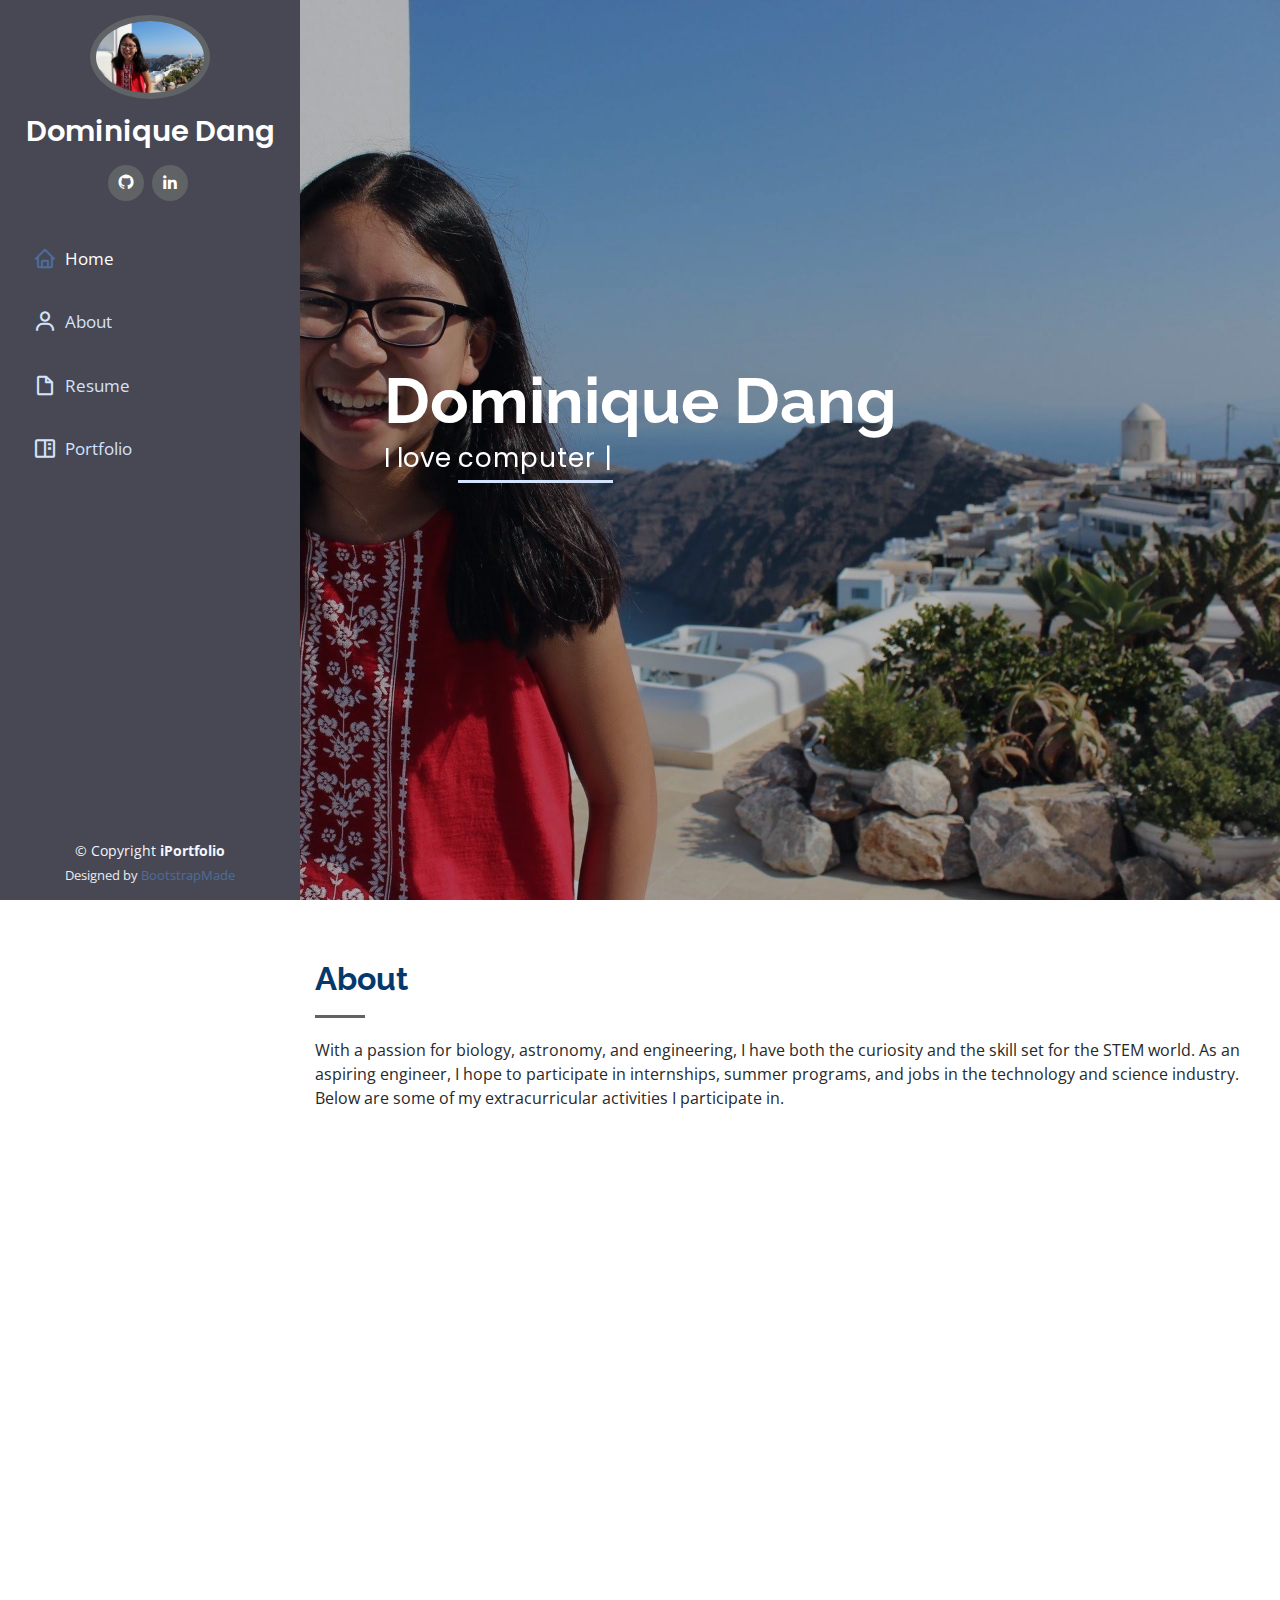
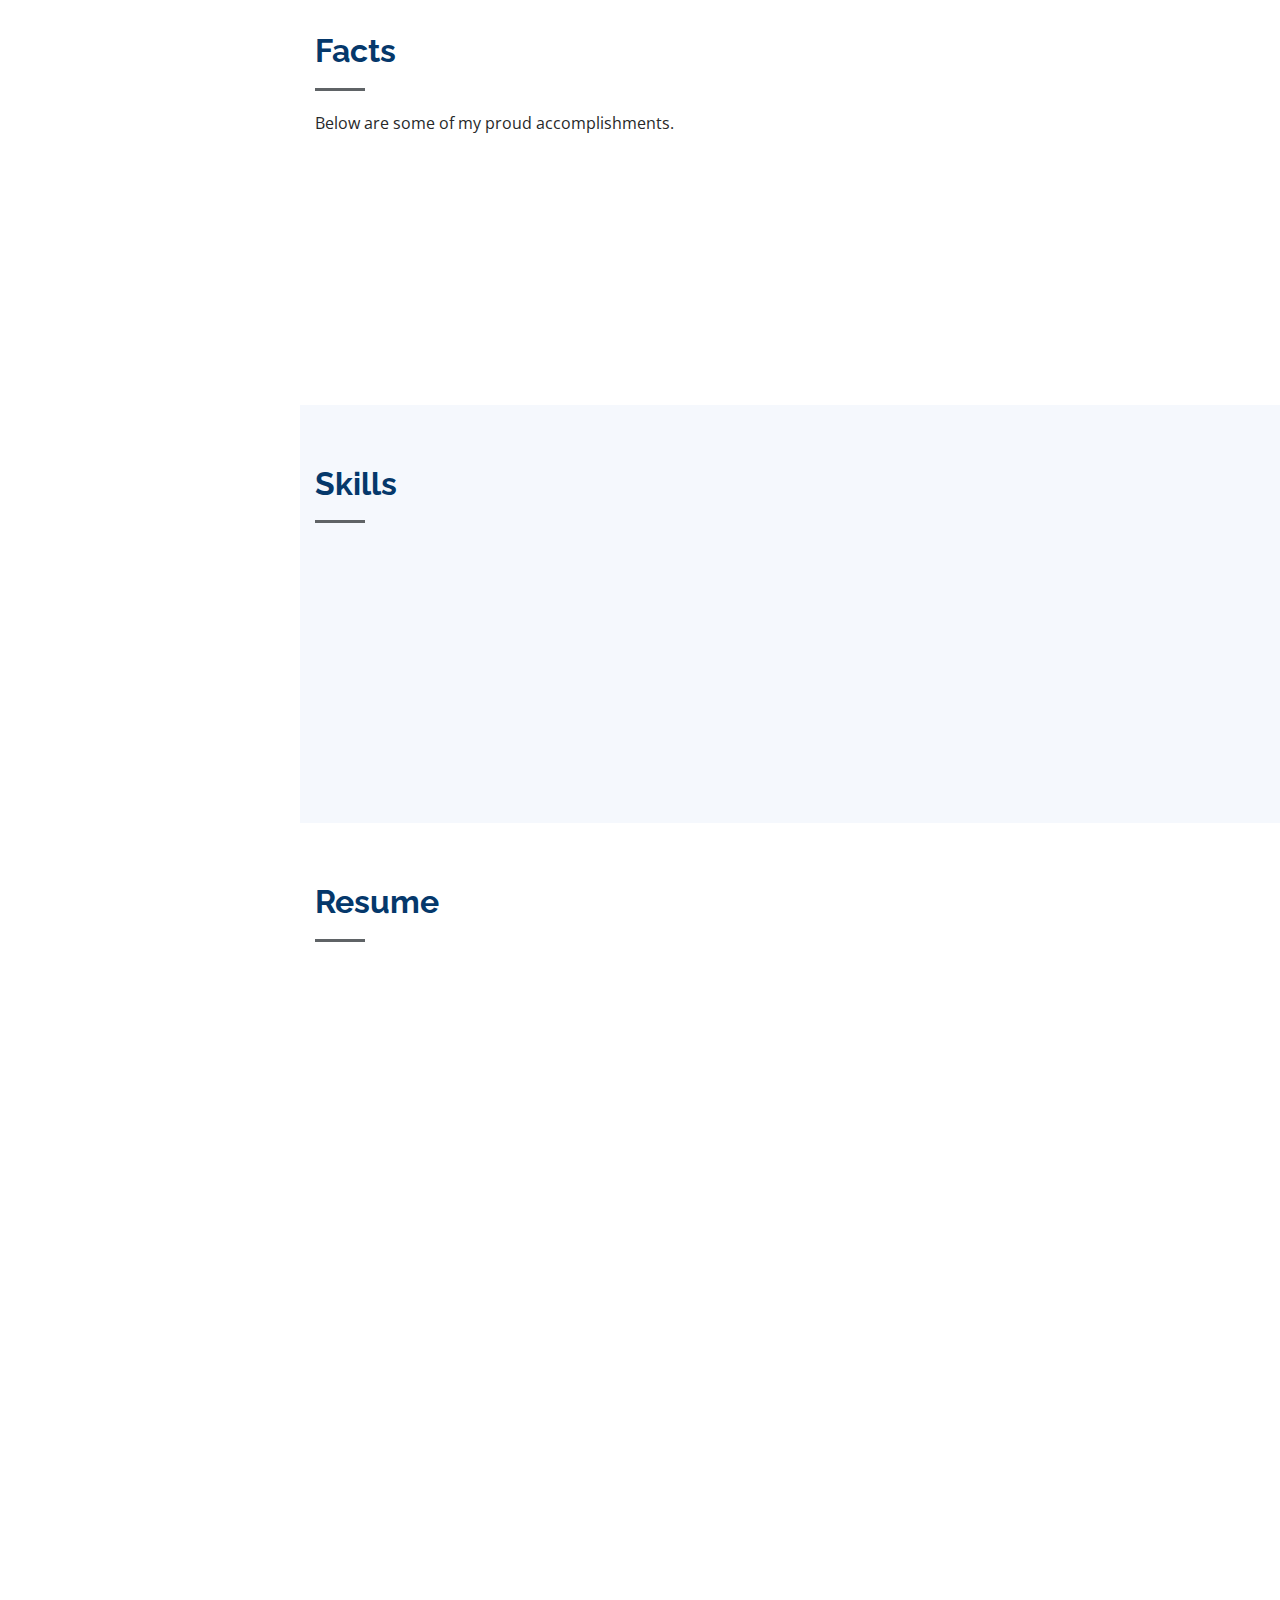
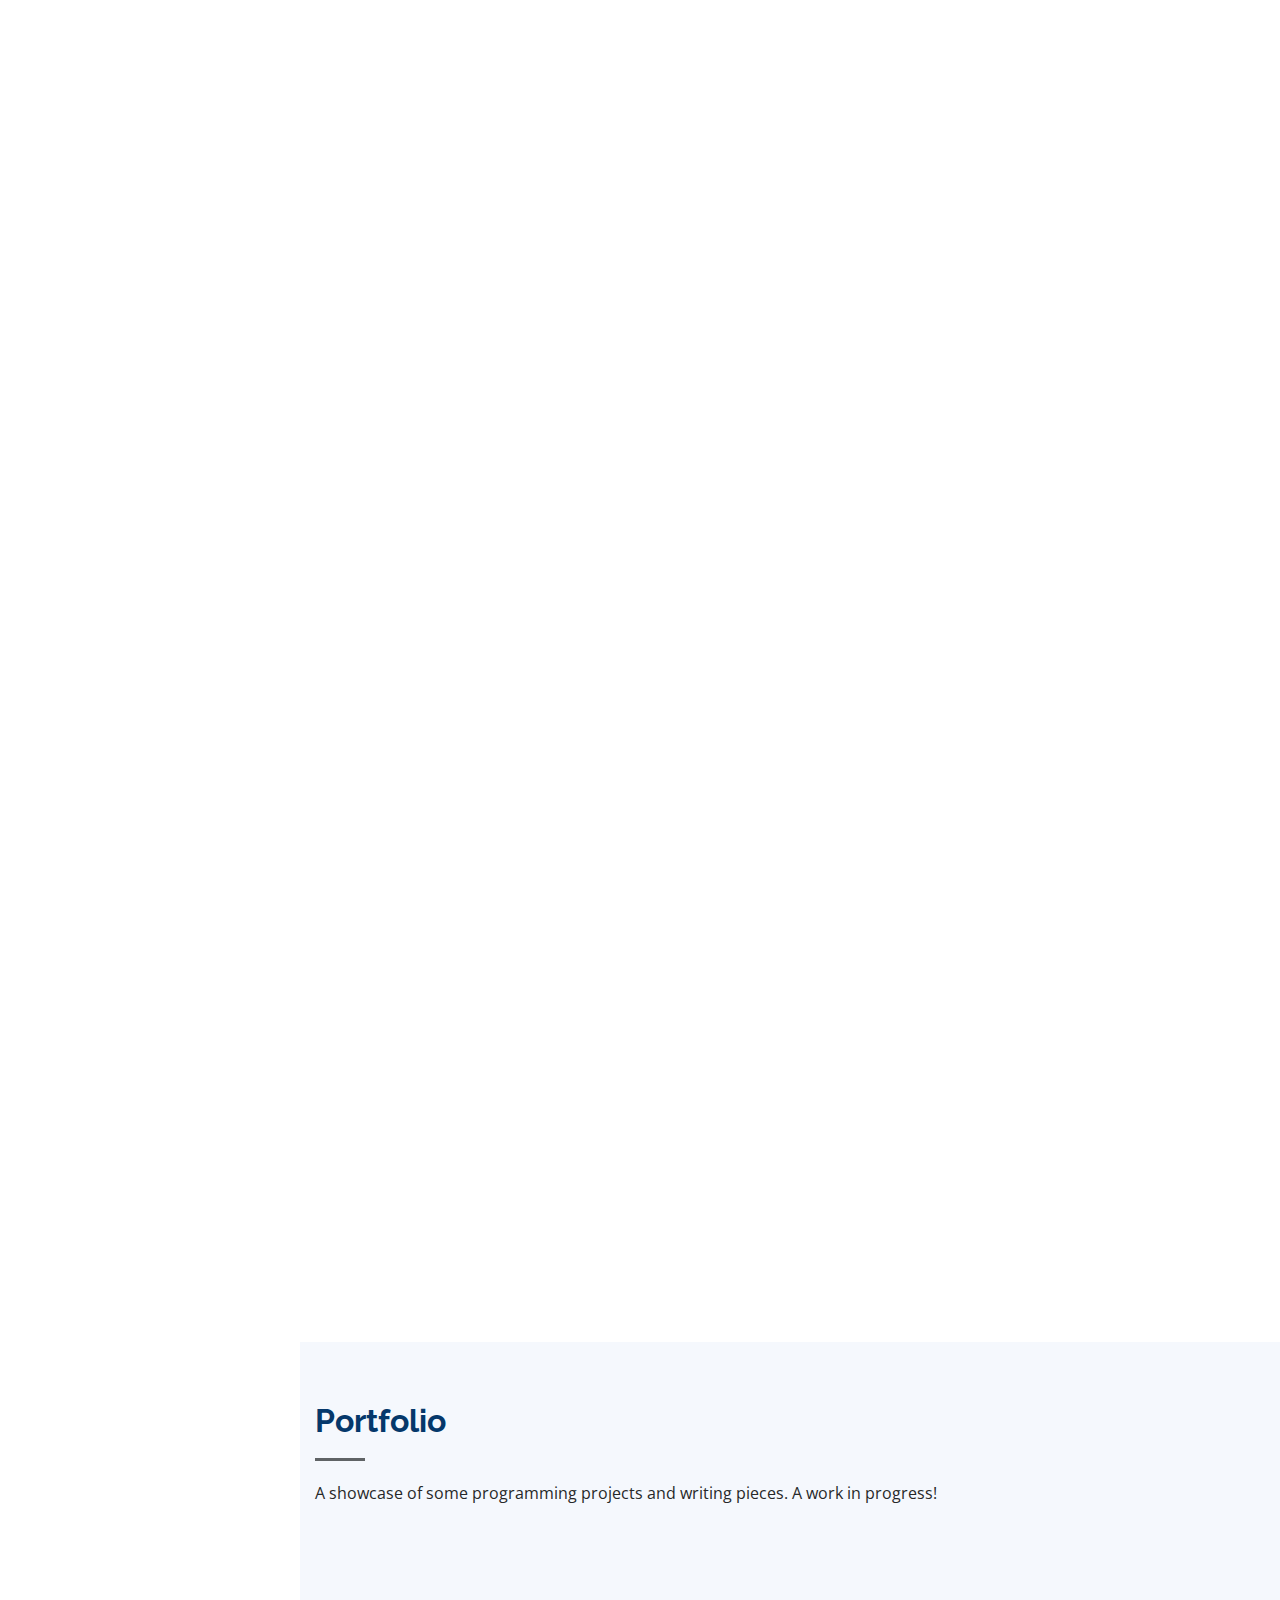
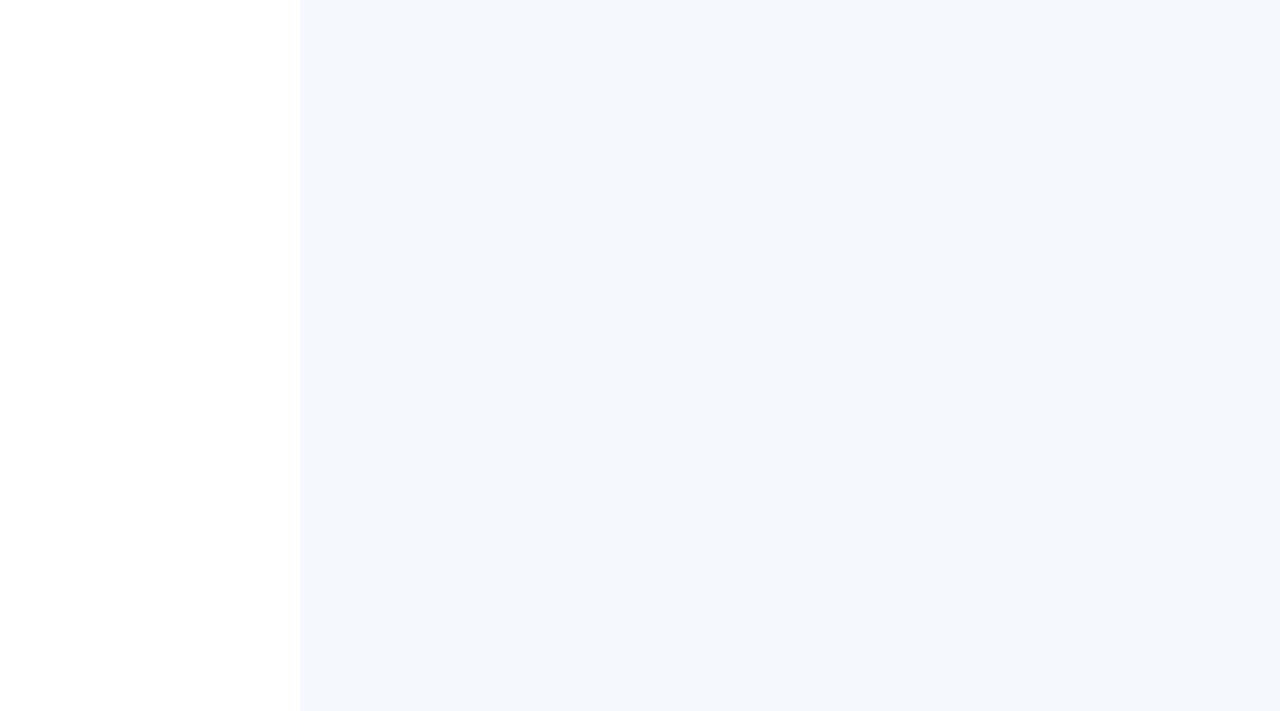
<file: index.html>
<!DOCTYPE html>
<html lang="en">

<head>
  <meta charset="utf-8">
  <meta content="width=device-width, initial-scale=1.0" name="viewport">

  <title>Dominique Dang | Portfolio</title>
  <meta content="" name="descriptison">
  <meta content="" name="keywords">

  <!-- Favicons 
  <link href="assets/img/favicon.png" rel="icon">
  <link href="assets/img/apple-touch-icon.png" rel="apple-touch-icon">-->

  <!-- Google Fonts -->
  <link
    href="https://fonts.googleapis.com/css?family=Open+Sans:300,300i,400,400i,600,600i,700,700i|Raleway:300,300i,400,400i,500,500i,600,600i,700,700i|Poppins:300,300i,400,400i,500,500i,600,600i,700,700i"
    rel="stylesheet">

  <!-- Vendor CSS Files -->
  <link href="assets/vendor/bootstrap/css/bootstrap.min.css" rel="stylesheet">
  <link href="assets/vendor/icofont/icofont.min.css" rel="stylesheet">
  <link href="assets/vendor/boxicons/css/boxicons.min.css" rel="stylesheet">
  <link href="assets/vendor/venobox/venobox.css" rel="stylesheet">
  <link href="assets/vendor/owl.carousel/assets/owl.carousel.min.css" rel="stylesheet">
  <link href="assets/vendor/aos/aos.css" rel="stylesheet">

  <!-- Template Main CSS File -->
  <link href="assets/css/style.css" rel="stylesheet">

  <!-- =======================================================
  * Template Name: iPortfolio - v1.2.1
  * Template URL: https://bootstrapmade.com/iportfolio-bootstrap-portfolio-websites-template/
  * Author: BootstrapMade.com
  * License: https://bootstrapmade.com/license/
  ======================================================== -->
</head>

<body>

  <!-- ======= Mobile nav toggle button ======= -->
  <button type="button" class="mobile-nav-toggle d-xl-none"><i class="icofont-navigation-menu"></i></button>

  <!-- ======= Header ======= -->
  <header id="header">
    <div class="d-flex flex-column">

      <div class="profile">
        <img src="assets/img/profile-img.JPG" alt="" class="img-fluid rounded-circle">
        <h1 class="text-light"><a href="index.html">Dominique Dang</a></h1>
        <div class="social-links mt-3 text-center">
          <a href="https://github.com/dom-dang" class="github" target="_blank"> <i class="bx bxl-github"> </i></a>
          <a href="https://www.linkedin.com/in/dominique-dang/" class="linkedin" target="_blank"><i
              class="bx bxl-linkedin"></i></a>
        </div>
      </div>

      <nav class="nav-menu">
        <ul>
          <li class="active"><a href="index.html"><i class="bx bx-home"></i> <span>Home</span></a></li>
          <li><a href="#about"><i class="bx bx-user"></i> <span>About</span></a></li>
          <li><a href="#resume"><i class="bx bx-file-blank"></i> <span>Resume</span></a></li>
          <li><a href="#portfolio"><i class="bx bx-book-content"></i> Portfolio</a></li>
          <!--<li><a href="#contact"><i class="bx bx-envelope"></i> Contact</a></li> -->

        </ul>
      </nav><!-- .nav-menu -->
      <button type="button" class="mobile-nav-toggle d-xl-none"><i class="icofont-navigation-menu"></i></button>

    </div>
  </header><!-- End Header -->

  <!-- ======= Hero Section ======= -->
  <section id="hero" class="d-flex flex-column justify-content-center align-items-center">
    <div class="hero-container" data-aos="fade-in">
      <h1>Dominique Dang</h1>
      <p>I love <span class="typed"
          data-typed-items="computer science., biology., mathematics., cryptography., astronomy."></span></p>
    </div>
  </section><!-- End Hero -->

  <main id="main">

    <!-- ======= About Section ======= -->
    <section id="about" class="about">
      <div class="container">

        <div class="section-title">
          <h2>About</h2>
          <p>With a passion for biology, astronomy, and engineering, I have both the curiosity and the skill set for the
            STEM world. As an aspiring engineer, I hope to participate in internships, summer programs, and jobs in the
            technology and science industry. Below are some of my extracurricular activities I participate in.</p>
        </div>

        <div class="row">
          <div class="col-lg-4" data-aos="fade-right">
            <img src="assets/img/profile-img.JPG" class="img-fluid" alt="">
          </div>


          <div class="col-lg-8 pt-4 pt-lg-0 content" data-aos="fade-left">
            <div class="row">
              <div class="col-lg-6">
                <ul>
                  <li><i class="icofont-rounded-right"></i> <strong>Quizbowl Team:</strong> Our team, one of over 50 MA
                    schools, qualified to the
                    televised PBS show: High School Quiz Show, a fast-pace trivia competition. Our next goal: win
                    the show and take home the trophy!</li>
                  <li><i class="icofont-rounded-right"></i> <strong>Academic Decathlon:</strong> Focusing on a broad
                    topic every year, I get to immerse myself in ten different subjects.</li>
                  <li><i class="icofont-rounded-right"></i> <strong>Other Interests:</strong> Watching rocket launches,
                    scuba diving, reading science fiction, writing and playing music, and traveling.</li>
                </ul>
              </div>
              <div class="col-lg-6">
                <ul>
                  <li><i class="icofont-rounded-right"></i> <strong>Marching Band:</strong> Playing piccolo in marching
                    band, I perform at football games, parades, and graduations. </li>
                  <li><i class="icofont-rounded-right"></i> <strong>Jazz Band:</strong> Since 2016, I have been a part
                    of Quincy's jazz band. I play upright bass and we learn everything from Latin to rock.</li>
                  <li><i class="icofont-rounded-right"></i> <strong>Concert Band:</strong> Concert band requires a
                    different mindset than marching band and is the most challenging and rewarding bands. </li>
                </ul>
              </div>
            </div>
          </div>
        </div>
      </div>

    </section><!-- End About Section -->

    <!-- ======= Facts Section ======= -->
    <section id="facts" class="facts">
      <div class="container">

        <div class="section-title">
          <h2>Facts</h2>
          <p>Below are some of my proud accomplishments. </p>
        </div>

        <div class="row no-gutters">

          <div class="col-lg-3 col-md-6 d-md-flex align-items-md-stretch" data-aos="fade-up">
            <div class="count-box">
              <i class="icofont-atom"></i>
              <span>1st</span>
              <p><strong>Place</strong> Region 5 Massachusetts Science and Engineering State Fair 2020</p>
            </div>
          </div>

          <div class="col-lg-3 col-md-6 d-md-flex align-items-md-stretch" data-aos="fade-up" data-aos-delay="300">
            <div class="count-box">
              <i class="icofont-beaker"></i>
              <span>3rd</span>
              <p><strong>Place</strong> North Quincy High School Science and Engineering Fair 2020</p>
            </div>
          </div>

          <div class="col-lg-3 col-md-6 d-md-flex align-items-md-stretch" data-aos="fade-up" data-aos-delay="100">
            <div class="count-box">
              <i class="icofont-mathematical-alt-1"></i>
              <span>7th</span>
              <p><strong>Place</strong> Math Kangaroo Competition Nationally 2019</p>
            </div>
          </div>

          <div class="col-lg-3 col-md-6 d-md-flex align-items-md-stretch" data-aos="fade-up" data-aos-delay="200">
            <div class="count-box">
              <i class="icofont-ebook"></i>
              <span>10+</span>
              <p><strong>Online Courses</strong> Ranging from Coursera to Codecademy to CTY courses</p>
            </div>
          </div>

        </div>

      </div>
    </section><!-- End Facts Section -->

    <!-- ======= Skills Section ======= -->
    <section id="skills" class="skills section-bg">
      <div class="container">

        <div class="section-title">
          <h2>Skills</h2>
        </div>

        <div class="row skills-content">

          <div class="col-lg-6" data-aos="fade-up">

            <div class="progress">
              <span class="skill">Python <i class="val">80%</i></span>
              <div class="progress-bar-wrap">
                <div class="progress-bar" role="progressbar" aria-valuenow="90" aria-valuemin="0" aria-valuemax="100">
                </div>
              </div>
            </div>

            <div class="progress">
              <span class="skill">HTML <i class="val">95%</i></span>
              <div class="progress-bar-wrap">
                <div class="progress-bar" role="progressbar" aria-valuenow="95" aria-valuemin="0" aria-valuemax="100">
                </div>
              </div>
            </div>

            <div class="progress">
              <span class="skill">CSS <i class="val">90%</i></span>
              <div class="progress-bar-wrap">
                <div class="progress-bar" role="progressbar" aria-valuenow="90" aria-valuemin="0" aria-valuemax="100">
                </div>
              </div>
            </div>

            <div class="progress">
              <span class="skill">JavaScript <i class="val">80%</i></span>
              <div class="progress-bar-wrap">
                <div class="progress-bar" role="progressbar" aria-valuenow="80" aria-valuemin="0" aria-valuemax="100">
                </div>
              </div>
            </div>

          </div>

          <div class="col-lg-6" data-aos="fade-up" data-aos-delay="100">

            <div class="progress">
              <span class="skill">Java <i class="val">75%</i></span>
              <div class="progress-bar-wrap">
                <div class="progress-bar" role="progressbar" aria-valuenow="90" aria-valuemin="0" aria-valuemax="100">
                </div>
              </div>
            </div>

            <div class="progress">
              <span class="skill"> C++ &amp; C <i class="val">70%</i></span>
              <div class="progress-bar-wrap">
                <div class="progress-bar" role="progressbar" aria-valuenow="70" aria-valuemin="0" aria-valuemax="100">
                </div>
              </div>
            </div>

            <div class="progress">
              <span class="skill">Autodesk Inventor <i class="val">85%</i></span>
              <div class="progress-bar-wrap">
                <div class="progress-bar" role="progressbar" aria-valuenow="85" aria-valuemin="0" aria-valuemax="100">
                </div>
              </div>
            </div>

            <div class="progress">
              <span class="skill">Adobe Illustrator <i class="val">90%</i></span>
              <div class="progress-bar-wrap">
                <div class="progress-bar" role="progressbar" aria-valuenow="90" aria-valuemin="0" aria-valuemax="100">
                </div>
              </div>
            </div>

          </div>

        </div>

      </div>
    </section><!-- End Skills Section -->

    <!-- ======= Resume Section ======= -->
    <section id="resume" class="resume">
      <div class="container">

        <div class="section-title">
          <h2>Resume</h2>
        </div>

        <div class="row">
          <div class="col-lg-6" data-aos="fade-up">
            <h3 class="resume-title">Summary</h3>
            <div class="resume-item pb-0">
              <h4>Dominique Dang</h4>
              <ul>
                <li>Quincy, Massachusetts</li>
              </ul>
            </div>

            <h3 class="resume-title">Education</h3>
            <div class="resume-item">
              <h4>North Quincy High School</h4>
              <h5>2019 - Present</h5>
              <p><em>Class of 2023</em></p>
              <p>GPA: 4.0/4.0</p>
            </div>

            <div class="resume-item">
              <h4>Johns Hopkins Center for Talented Youth</h4>
              <h5>2020 - Present</h5>
              <p>Courses: Honors Chemistry, Honors Physics, Writing Analysis &amp; Persuasion</p>
            </div>

            <div class="resume-item">
              <h4>Other</h4>
              <h5>2016 - Present</h5>
              <p><em>MIT Educational Studies Program:</em> Bayesian Pattern Discovery in
                Biological Systems, The Secrets of Turing, Why Humans Can't Live in Space (Yet), and more </p>
              <p> <em>Coursera:</em> Internet History, Technology, &amp; Security; Python Programming;
                The Search for Extraterrestrial Life, and more </p>
            </div>


            <h3 class="resume-title">Work &amp; Volunteering Experience</h3>
            <div class="resume-item">
              <h4>Tutoring</h4>
              <h5>Feb. 2019 - Present</h5>
              <ul>
                <li> Tutor math at the Russian School of Mathematics with students from 1st-7th grade
                  on their homework </li>
                <li> Teach the basics of arithmetic, algebra, and geometry in my own classroom</li>
                <li> Have the ability to talk to parents and teachers 1-on-1 to help their child and receive
                  feedback on my teaching</li>
              </ul>
            </div>
            <div class="resume-item">
              <h4>Cambridge Science Festival</h4>
              <h5>April 2019 - Present</h5>
              <ul>
                <li> I have attended this event since I was five years old and always wanted to give back </li>
                <li> Learned how large 1000+ event like the Robot Carnival and Zoo is planned and organized</li>
                <li>Volunteered at the MIT Media Lab and MIT conferences about artificial intelligence and neuroscience
                </li>
              </ul>
            </div>

            <h3 class="resume-title">Awards &amp; Achievements</h3>
            <div class="resume-item">
              <h4>Science, Engineering, Technology, Math</h4>
              <b><i>May 2020</i> </b> Honorable Mention MA State STEM Fair <br>
              <b><i>March 2020</i></b> 1st Place Region V MA STEM Fair<br>
              <b><i>Feb. 2020</i></b> 3rd Place North Quincy STEM Fair<br>
            </div>
            <div class="resume-item">
              <h4>Extracurricular Activities</h4>
              <b><i>March 2021</i></b> Top 17 Teams Qualified to High School Quiz Show<br>
              <b><i>Feb. 2021</i></b> Silver in Math &amp; Speech, Bronze in Music at Academic Decathalon Regionals<br>
            </div>
            <div class="resume-item">
              <h4>Hummanities</h4>

              <b><i>March 2021</i></b> Honorable Mention <a
                href="https://www.nytimes.com/2021/03/24/learning/the-winners-of-our-sixth-annual-review-contest.html"
                target="_blank" rel="noopener noreferrer">New York Times Annual Review Competition</a> <br>
              <b><i>June 2020</i></b> 1st Place <a
                href="https://secureservercdn.net/45.40.148.117/3jl.f6f.myftpupload.com/wp-content/uploads/2020/06/2020_0612_COVID-19-Writing-Competition.pdf"
                target="_blank" rel="noopener noreferrer">Quincy COVID-19 Writing Competition</a> <br>
              <b><i>June 2020</i></b> 1st Place <a
                href="https://www.bostonglobe.com/2020/03/24/sports/2020-will-mcdonough-writing-contest-winners-announced/"
                target="_blank" rel="noopener noreferrer">Will
                McDonough Sports Writing Competition</a><br>
              <b><i>May 2020</i></b> Silver, level 2 National Spanish Exam<br>
            </div>



          </div>

          <div class="col-lg-6" data-aos="fade-up" data-aos-delay="100">
            <h3 class="resume-title">Experience</h3>


            <div class="resume-item">
              <h4>MIT Lincoln Laboratory: LLCipher</h4>
              <h5>Aug. 2020</h5>
              <ul>
                <li>In-dept lessons about theoretical cryptography - abstract algebra, number theory, and complexity
                  theory with 20 students across the nation </li>
                <li>Discussed applications of cryptography such as homomorphic encryption, multi-party computation, and
                  contact tracing for COVID-19 with professionals working at the Lincoln Laboratory</li>
              </ul>
            </div>

            <div class="resume-item">
              <h4>Girls Who Code: Summer Immersion Program</h4>
              <h5>Aug. 2020</h5>
              <ul>
                <li> Mastered the basics of web development and design using HTML, CSS, and Javascript with young women
                  and mentors </li>
                <li>Participated in team-building activities, advisory groups, and joined a sisterhood of women in
                  computer science</li>
              </ul>
            </div>

            <div class="resume-item">
              <h4>Boston University: Codebreakers</h4>
              <h5>July 2020 - Aug. 2020</h5>
              <ul>
                <li>Learned about classic and modern cryptography, the Internet, and cybersecurity using Python, models,
                  simulations</li>
                <li> Collaborated with 30 young women from across the US and networked with professionals in the
                  cybersecurity and computer science fields</li>
              </ul>
            </div>

            <div class="resume-item">
              <h4>MIT Edgerton Center: Engineering Design Workshop</h4>
              <h5>June 2020 - July 2020</h5>
              <ul>
                <li>Participated in Film Physics &amp; Statistics and FUNdamentals of HARDuino </li>
                <li>Learned about the application of physics in movies, used data analysis to present large data such as
                  COVID-19 cases, and designed with Arduinos using C++</li>
                <li>Met MIT students &amp; professors who introduced me to new sciences and real-life applications of
                  engineering, statistics, and computer science </li>
              </ul>
            </div>

            <div class="resume-item">
              <h4>HYPER Robotics</h4>
              <h5>Sept. 2019 - Present</h5>
              <ul>
                <li>HYPER Robotics is the high school robotics team in Quincy, MA and consists of the FRC (First
                  Robotics Challenge) and FTC (First Tech Challenge) teams </li>
                <li>Learned Java, Autodesk Inventor, physics, and teamwork from an awesome group of high school students
                  and mentors</li>
                <li>Includes many competitions during the season which emphasizes the importance of time management,
                  team work, and communication </li>
                <li>Network with tech companies (Boston Dynamics, Gillette Shaving Headquarters) and participate in
                  community outreach by educating younger students about robotics</li>
              </ul>
            </div>

            <details>
              <summary>Cont.</summary>
              <br>
              <div class="resume-item">
                <h4>Boston University: Artemis Project</h4>
                <h5>June 2019 - Aug. 2019</h5>
                <ul>
                  <li> A five week summer program dedicated to teaching girls computer science, Scratch, AppInventor,
                    HTML, CSS, and Python as well as artificial intelligence and circuitry</li>
                  <li>Capstone project included a presentation of a single topic to a crowd of 30+ </li>
                  <li>Had the opportunity to meet tech companies such as Google, IBM, and Kayak and network with other
                    high school students, college students, and women in STEM fields </li>
                </ul>
              </div>
            </details>

          </div>
        </div>
      </div>

    </section><!-- End Resume Section -->

    <!-- ======= Portfolio Section ======= -->
    <section id="portfolio" class="portfolio section-bg">
      <div class="container">

        <div class="section-title">
          <h2>Portfolio</h2>
          <p> A showcase of some programming projects and writing pieces. A work in progress! </p>
        </div>

        <div class="row" data-aos="fade-up">
          <div class="col-lg-12 d-flex justify-content-center">
            <ul id="portfolio-flters">
              <li data-filter="*" class="filter-active">All</li>
              <li data-filter=".filter-programing">Programming</li>
              <li data-filter=".filter-writing">Writing</li>
            </ul>
          </div>
        </div>

        <div class="row portfolio-container" data-aos="fade-up" data-aos-delay="100">


          <div class="col-lg-4 col-md-6 portfolio-item filter-programing">
            <div class="portfolio-wrap">
              <img src="assets/img/portfolio/portfolio-1.PNG" class="img-fluid" alt="">
              <div class="portfolio-links">
                <a href="portfolio-deciding.html" target="_blank" rel="noopener noreferrer" title="More Details"><i
                    class="bx bx-link"></i></a>
              </div>
            </div>
          </div>

          <div class="col-lg-4 col-md-6 portfolio-item filter-programing">
            <div class="portfolio-wrap">
              <img src="assets/img/portfolio/planets.png" class="img-fluid" alt="">
              <div class="portfolio-links">
                <a href="portfolio-blueprint.html" target="_blank" rel="noopener noreferrer" title="More Details"><i
                    class="bx bx-link"></i></a>
              </div>
            </div>
          </div>

          <div class="col-lg-4 col-md-6 portfolio-item filter-programing">
            <div class="portfolio-wrap">
              <img src="assets/img/portfolio/portfolio-6.jpg" class="img-fluid" alt="">
              <div class="portfolio-links">
                <a href="portfolio-artemis-project.html" title="More Details" target="_blank" rel="noopener noreferrer"><i
                    class="bx bx-link"></i></a>
              </div>
            </div>
          </div>

          <div class="col-lg-4 col-md-6 portfolio-item filter-writing">
            <div class="portfolio-wrap">
              <img src="assets/img/portfolio/COVID-19.jpg" class="img-fluid" alt="">
              <div class="portfolio-links">
                <a href="portfolio-covid2019.html" target="_blank" rel="noopener noreferrer" title="More Details"><i
                    class="bx bx-link"></i></a>
              </div>
            </div>
          </div>

          <div class="col-lg-4 col-md-6 portfolio-item filter-writing">
            <div class="portfolio-wrap">
              <img src="assets/img/portfolio/portfolio-3.jpg" class="img-fluid" alt="">
              <div class="portfolio-links">
                <a href="portfolio-Ripple.html" title="More Details" target="_blank" rel="noopener noreferrer"><i
                    class="bx bx-link"></i></a>
              </div>
            </div>
          </div>

          <div class="col-lg-4 col-md-6 portfolio-item filter-programing">
            <div class="portfolio-wrap">
              <img src="assets/img/portfolio/portfolio-5.jpg" class="img-fluid" alt="">
              <div class="portfolio-links">
                <a href="portfolio-newton.html" title="More Details" target="_blank" rel="noopener noreferrer"><i
                    class="bx bx-link"></i></a>
              </div>
            </div>
          </div>

          <div class="col-lg-4 col-md-6 portfolio-item filter-writing">
            <div class="portfolio-wrap">
              <img src="assets/img/portfolio/band.JPG" class="img-fluid" alt="">
              <div class="portfolio-links">
                <a href="portfolio-WritingComp.html" title="More Details" target="_blank" rel="noopener noreferrer"><i
                    class="bx bx-link"></i></a>
              </div>
            </div>
          </div>

        </div>
      </div>
    </section><!-- End Portfolio Section -->



  </main><!-- End #main -->

  <!-- ======= Footer ======= -->
  <footer id="footer">
    <div class="container">
      <div class="copyright">
        &copy; Copyright <strong><span>iPortfolio</span></strong>
      </div>
      <div class="credits">
        Designed by <a href="https://bootstrapmade.com/">BootstrapMade</a>
      </div>
    </div>
  </footer><!-- End  Footer -->

  <a href="#" class="back-to-top"><i class="icofont-simple-up"></i></a>

  <!-- Vendor JS Files -->
  <script src="assets/vendor/jquery/jquery.min.js"></script>
  <script src="assets/vendor/bootstrap/js/bootstrap.bundle.min.js"></script>
  <script src="assets/vendor/jquery.easing/jquery.easing.min.js"></script>
  <script src="assets/vendor/php-email-form/validate.js"></script>
  <script src="assets/vendor/waypoints/jquery.waypoints.min.js"></script>
  <script src="assets/vendor/counterup/counterup.min.js"></script>
  <script src="assets/vendor/isotope-layout/isotope.pkgd.min.js"></script>
  <script src="assets/vendor/venobox/venobox.min.js"></script>
  <script src="assets/vendor/owl.carousel/owl.carousel.min.js"></script>
  <script src="assets/vendor/typed.js/typed.min.js"></script>
  <script src="assets/vendor/aos/aos.js"></script>

  <!-- Template Main JS File -->
  <script src="assets/js/main.js"></script>

</body>

</html>
</file>
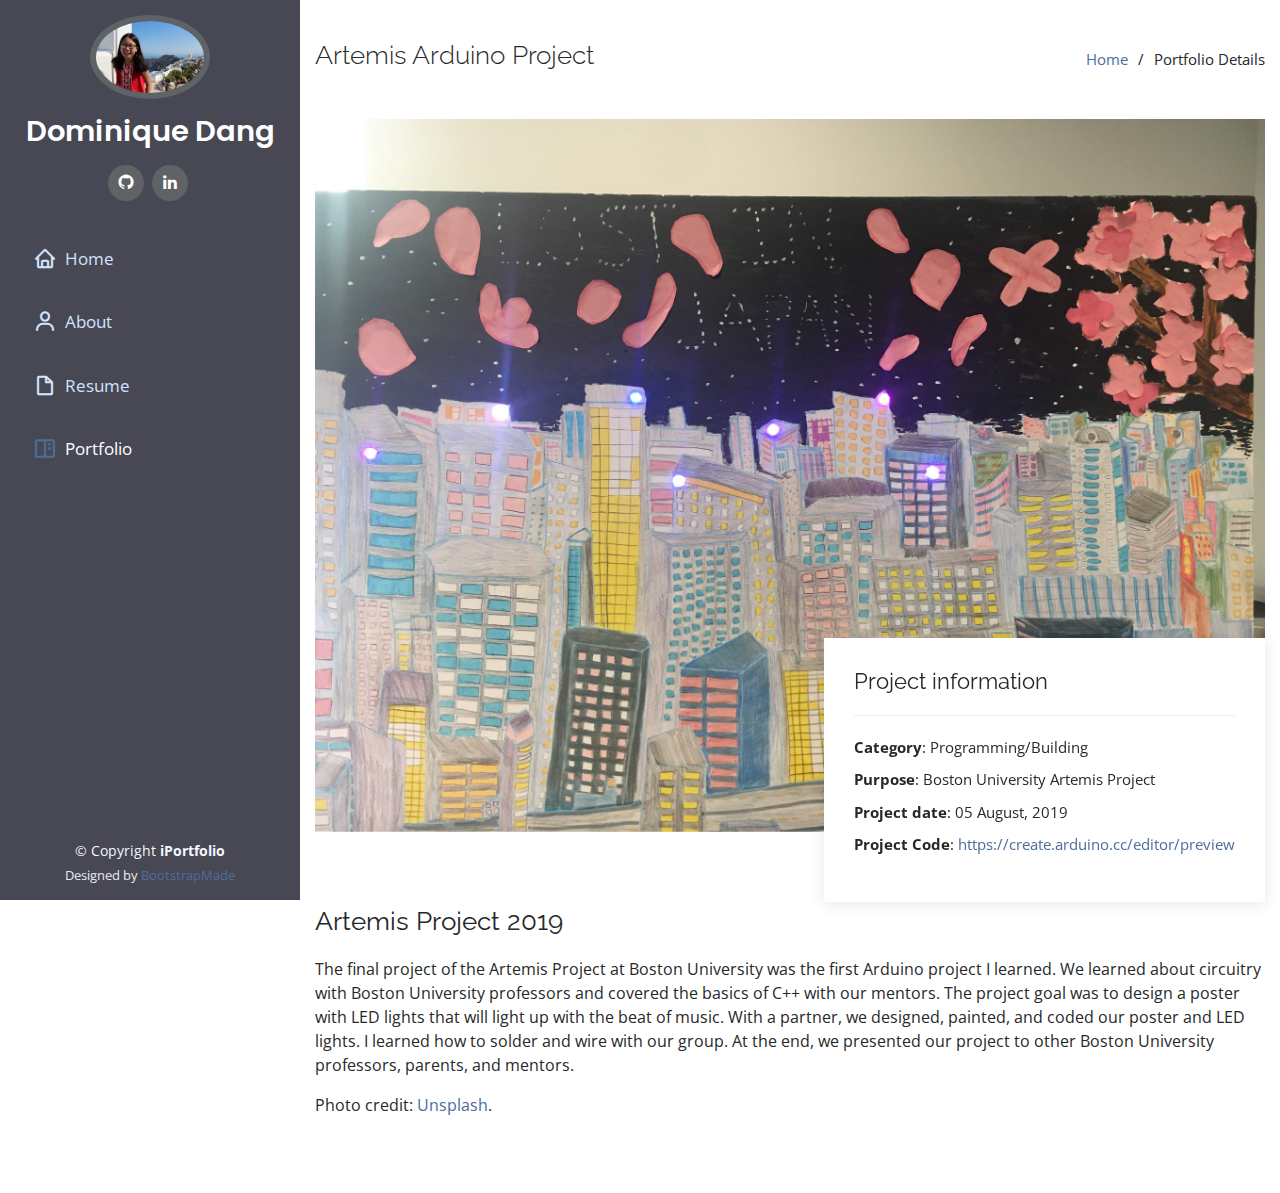
<file: portfolio-artemis-project.html>
<!DOCTYPE html>
<html lang="en">

<head>
  <meta charset="utf-8">
  <meta content="width=device-width, initial-scale=1.0" name="viewport">

  <title>Artemis Project BU | Dominique Dang</title>
  <meta content="" name="descriptison">
  <meta content="" name="keywords">

  <!-- Favicons -->
  <link href="assets/img/favicon.png" rel="icon">
  <link href="assets/img/apple-touch-icon.png" rel="apple-touch-icon">

  <!-- Google Fonts -->
  <link
    href="https://fonts.googleapis.com/css?family=Open+Sans:300,300i,400,400i,600,600i,700,700i|Raleway:300,300i,400,400i,500,500i,600,600i,700,700i|Poppins:300,300i,400,400i,500,500i,600,600i,700,700i"
    rel="stylesheet">

  <!-- Vendor CSS Files -->
  <link href="assets/vendor/bootstrap/css/bootstrap.min.css" rel="stylesheet">
  <link href="assets/vendor/icofont/icofont.min.css" rel="stylesheet">
  <link href="assets/vendor/boxicons/css/boxicons.min.css" rel="stylesheet">
  <link href="assets/vendor/venobox/venobox.css" rel="stylesheet">
  <link href="assets/vendor/owl.carousel/assets/owl.carousel.min.css" rel="stylesheet">
  <link href="assets/vendor/aos/aos.css" rel="stylesheet">

  <!-- Template Main CSS File -->
  <link href="assets/css/style.css" rel="stylesheet">

  <!-- =======================================================
  * Template Name: iPortfolio - v1.2.1
  * Template URL: https://bootstrapmade.com/iportfolio-bootstrap-portfolio-websites-template/
  * Author: BootstrapMade.com
  * License: https://bootstrapmade.com/license/
  ======================================================== -->
</head>

<body>

  <!-- ======= Mobile nav toggle button ======= -->
  <button type="button" class="mobile-nav-toggle d-xl-none"><i class="icofont-navigation-menu"></i></button>

  <!-- ======= Header ======= -->
  <header id="header">
    <div class="d-flex flex-column">

      <div class="profile">
        <img src="assets/img/profile-img.JPG" alt="" class="img-fluid rounded-circle">
        <h1 class="text-light"><a href="index.html">Dominique Dang</a></h1>
        <div class="social-links mt-3 text-center">
          <a href="https://github.com/dom-dang" class="github"> <i class="bx bxl-github"> </i></a>
          <a href="https://www.linkedin.com/in/dominique-dang/" class="linkedin" target="_blank"><i
              class="bx bxl-linkedin"></i></a>
        </div>
      </div>

      <nav class="nav-menu">
        <ul>
          <li><a href="index.html"><i class="bx bx-home"></i> <span>Home</span></a></li>
          <li><a href="#about"><i class="bx bx-user"></i> <span>About</span></a></li>
          <li><a href="#resume"><i class="bx bx-file-blank"></i> <span>Resume</span></a></li>
          <li class="active"><a href="#portfolio"><i class="bx bx-book-content"></i> Portfolio</a></li>
          <!--<li><a href="#contact"><i class="bx bx-envelope"></i> Contact</a></li> -->

        </ul>
      </nav><!-- .nav-menu -->
      <button type="button" class="mobile-nav-toggle d-xl-none"><i class="icofont-navigation-menu"></i></button>

    </div>
  </header><!-- End Header -->

  <main id="main">

    <!-- ======= Breadcrumbs ======= -->
    <section id="breadcrumbs" class="breadcrumbs">
      <div class="container">

        <div class="d-flex justify-content-between align-items-center">
          <h2>Artemis Arduino Project</h2>
          <ol>
            <li><a href="index.html">Home</a></li>
            <li>Portfolio Details</li>
          </ol>
        </div>

      </div>
    </section><!-- End Breadcrumbs -->

    <!-- ======= Portfolio Details Section ======= -->
    <section id="portfolio-details" class="portfolio-details">
      <div class="container">

        <div class="portfolio-details-container">

          <div class="owl-carousel portfolio-details-carousel">
            <img src="assets/img/portfolio/portfolio-2.JPG" class="img-fluid" alt="Poster">
          </div>

          <div class="portfolio-info">
            <h3>Project information</h3>
            <ul>
              <li><strong>Category</strong>: Programming/Building</li>
              <li><strong>Purpose</strong>: Boston University Artemis Project</li>
              <li><strong>Project date</strong>: 05 August, 2019</li>
              <li><strong>Project Code</strong>: <a
                  href="https://create.arduino.cc/editor/domino0226/7fbb08b7-d88e-4334-a959-b46956b26e09/preview"
                  target="_blank">https://create.arduino.cc/editor/preview</a></li>
            </ul>
          </div>

        </div>

        <div class="portfolio-description">
          <br>
          <h2>Artemis Project 2019</h2>
          <p>
            The final project of the Artemis Project at Boston University was the first Arduino project I learned. We
            learned about circuitry with Boston University professors and covered the basics of C++ with our mentors.
            The project goal was to design a poster with LED lights that will light up with the beat of music. With a
            partner, we designed, painted, and coded our poster and LED lights. I learned how to solder and wire with
            our group. At the end, we presented our project to other Boston University professors, parents, and mentors.
          </p>

          <p> Photo credit: <a href= "https://unsplash.com/photos/19YCOjHosDk" target = "_blank">Unsplash</a>.</p>
        </div>

      </div>
    </section><!-- End Portfolio Details Section -->

  </main><!-- End #main -->

  <!-- ======= Footer ======= -->
  <footer id="footer">
    <div class="container">
      <div class="copyright">
        &copy; Copyright <strong><span>iPortfolio</span></strong>
      </div>
      <div class="credits">
        Designed by <a href="https://bootstrapmade.com/">BootstrapMade</a>
      </div>
    </div>
  </footer><!-- End  Footer -->

  <a href="#" class="back-to-top"><i class="icofont-simple-up"></i></a>

  <!-- Vendor JS Files -->
  <script src="assets/vendor/jquery/jquery.min.js"></script>
  <script src="assets/vendor/bootstrap/js/bootstrap.bundle.min.js"></script>
  <script src="assets/vendor/jquery.easing/jquery.easing.min.js"></script>
  <script src="assets/vendor/php-email-form/validate.js"></script>
  <script src="assets/vendor/waypoints/jquery.waypoints.min.js"></script>
  <script src="assets/vendor/counterup/counterup.min.js"></script>
  <script src="assets/vendor/isotope-layout/isotope.pkgd.min.js"></script>
  <script src="assets/vendor/venobox/venobox.min.js"></script>
  <script src="assets/vendor/owl.carousel/owl.carousel.min.js"></script>
  <script src="assets/vendor/typed.js/typed.min.js"></script>
  <script src="assets/vendor/aos/aos.js"></script>

  <!-- Template Main JS File -->
  <script src="assets/js/main.js"></script>

</body>

</html>
</file>
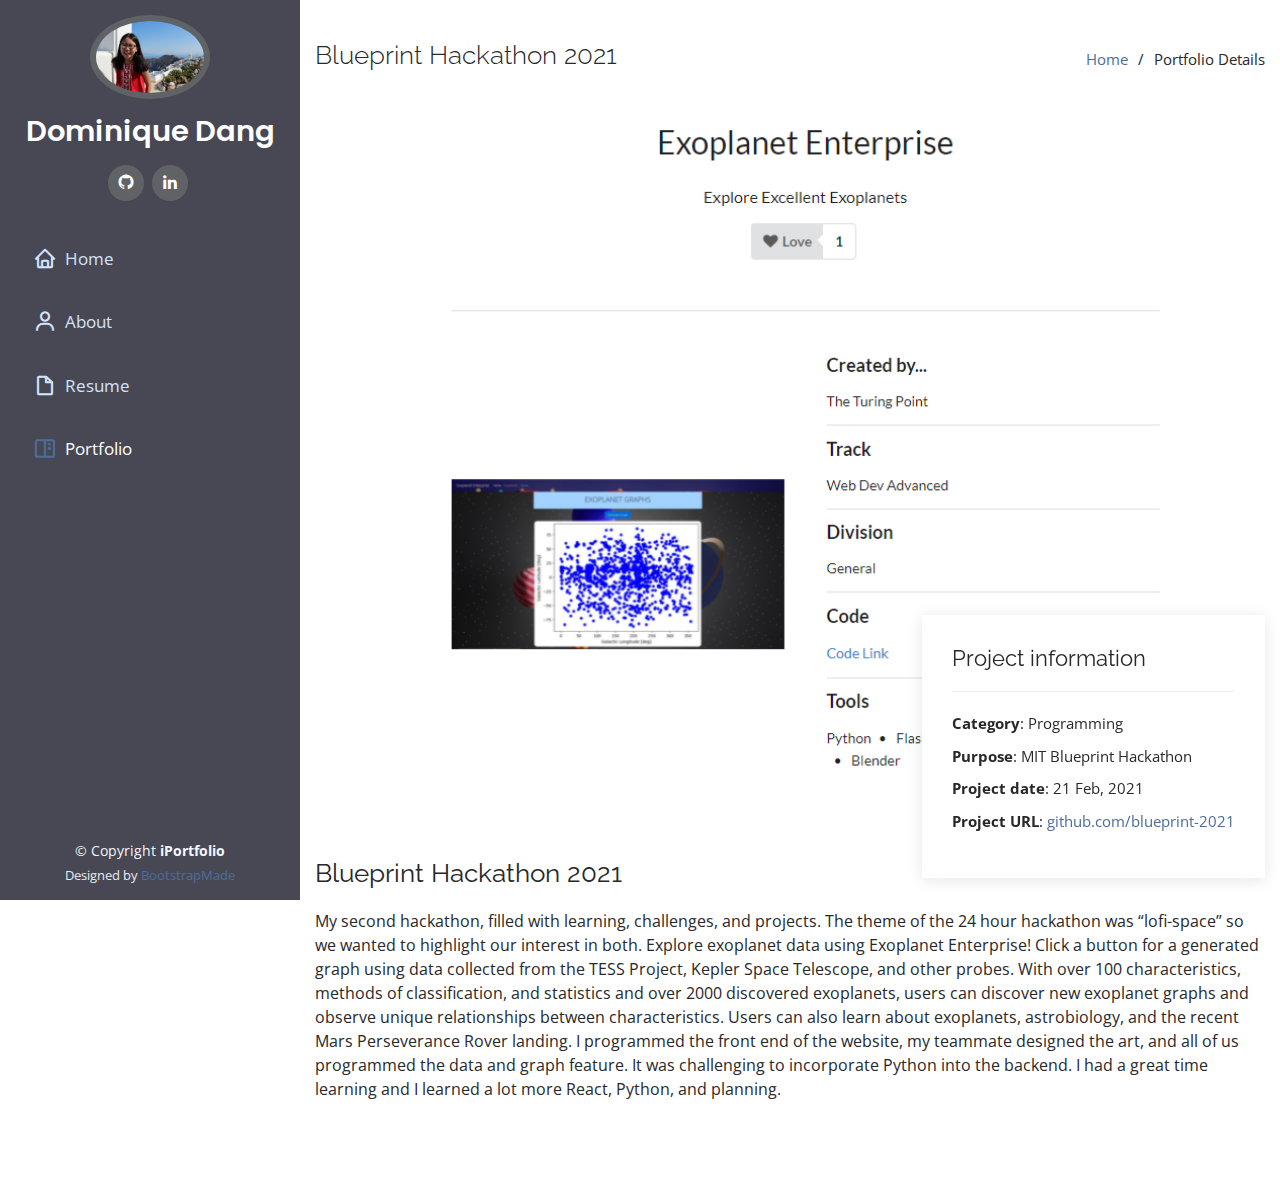
<file: portfolio-blueprint.html>
<!DOCTYPE html>
<html lang="en">

<head>
    <meta charset="utf-8">
    <meta content="width=device-width, initial-scale=1.0" name="viewport">

    <title>MIT Blueprint Hackathon 2021 | Dominique Dang</title>
    <meta content="" name="descriptison">
    <meta content="" name="keywords">

    <!-- Favicons -->
    <link href="assets/img/favicon.png" rel="icon">
    <link href="assets/img/apple-touch-icon.png" rel="apple-touch-icon">

    <!-- Google Fonts -->
    <link
        href="https://fonts.googleapis.com/css?family=Open+Sans:300,300i,400,400i,600,600i,700,700i|Raleway:300,300i,400,400i,500,500i,600,600i,700,700i|Poppins:300,300i,400,400i,500,500i,600,600i,700,700i"
        rel="stylesheet">

    <!-- Vendor CSS Files -->
    <link href="assets/vendor/bootstrap/css/bootstrap.min.css" rel="stylesheet">
    <link href="assets/vendor/icofont/icofont.min.css" rel="stylesheet">
    <link href="assets/vendor/boxicons/css/boxicons.min.css" rel="stylesheet">
    <link href="assets/vendor/venobox/venobox.css" rel="stylesheet">
    <link href="assets/vendor/owl.carousel/assets/owl.carousel.min.css" rel="stylesheet">
    <link href="assets/vendor/aos/aos.css" rel="stylesheet">

    <!-- Template Main CSS File -->
    <link href="assets/css/style.css" rel="stylesheet">

    <!-- =======================================================
  * Template Name: iPortfolio - v1.2.1
  * Template URL: https://bootstrapmade.com/iportfolio-bootstrap-portfolio-websites-template/
  * Author: BootstrapMade.com
  * License: https://bootstrapmade.com/license/
  ======================================================== -->
</head>

<body>

    <!-- ======= Mobile nav toggle button ======= -->
    <button type="button" class="mobile-nav-toggle d-xl-none"><i class="icofont-navigation-menu"></i></button>

    <!-- ======= Header ======= -->
    <header id="header">
        <div class="d-flex flex-column">

            <div class="profile">
                <img src="assets/img/profile-img.JPG" alt="" class="img-fluid rounded-circle">
                <h1 class="text-light"><a href="index.html">Dominique Dang</a></h1>
                <div class="social-links mt-3 text-center">
                    <a href="https://github.com/dom-dang" class="github"> <i class="bx bxl-github"> </i></a>
                    <a href="https://www.linkedin.com/in/dominique-dang/" class="linkedin" target="_blank"><i
                            class="bx bxl-linkedin"></i></a>
                </div>
            </div>

            <nav class="nav-menu">
                <ul>
                    <li><a href="index.html"><i class="bx bx-home"></i> <span>Home</span></a></li>
                    <li><a href="#about"><i class="bx bx-user"></i> <span>About</span></a></li>
                    <li><a href="#resume"><i class="bx bx-file-blank"></i> <span>Resume</span></a></li>
                    <li class="active"><a href="#portfolio"><i class="bx bx-book-content"></i> Portfolio</a></li>
                    <!--<li><a href="#contact"><i class="bx bx-envelope"></i> Contact</a></li> -->

                </ul>
            </nav><!-- .nav-menu -->
            <button type="button" class="mobile-nav-toggle d-xl-none"><i class="icofont-navigation-menu"></i></button>

        </div>
    </header><!-- End Header -->

    <main id="main">

        <!-- ======= Breadcrumbs ======= -->
        <section id="breadcrumbs" class="breadcrumbs">
            <div class="container">

                <div class="d-flex justify-content-between align-items-center">
                    <h2>Blueprint Hackathon 2021</h2>
                    <ol>
                        <li><a href="index.html">Home</a></li>
                        <li>Portfolio Details</li>
                    </ol>
                </div>

            </div>
        </section><!-- End Breadcrumbs -->

        <!-- ======= Portfolio Details Section ======= -->
        <section id="portfolio-details" class="portfolio-details">
            <div class="container">

                <div class="portfolio-details-container">

                    <div class="owl-carousel portfolio-details-carousel">
                        <img src="assets/img/portfolio/blueprint.PNG" class="img-fluid" alt="About us">
                    </div>

                    <div class="portfolio-info">
                        <h3>Project information</h3>
                        <ul>
                            <li><strong>Category</strong>: Programming</li>
                            <li><strong>Purpose</strong>: MIT Blueprint Hackathon</li>
                            <li><strong>Project date</strong>: 21 Feb, 2021</li>
                            <li><strong>Project URL</strong>: <a href="https://github.com/dheerajpv/blueprint-2021"
                                    target="_blank">github.com/blueprint-2021</a></li>
                        </ul>
                    </div>

                </div>

                <div class="portfolio-description">
                    <h2>Blueprint Hackathon 2021</h2>
                    <p>
                        My second hackathon, filled with learning, challenges, and projects. The theme of the 24 hour
                        hackathon was “lofi-space” so we wanted to highlight our interest in both.
                        Explore exoplanet data using Exoplanet Enterprise! Click a button for a generated graph using
                        data collected from the TESS Project, Kepler Space Telescope, and other probes. With over 100
                        characteristics, methods of classification, and statistics and over 2000 discovered exoplanets,
                        users can discover new exoplanet graphs and observe unique relationships between
                        characteristics. Users can also learn about exoplanets, astrobiology, and the recent Mars
                        Perseverance Rover landing.

                        I programmed the front end of the website, my teammate designed the art, and all of us
                        programmed the data and graph feature. It was challenging to incorporate Python into the
                        backend. I had a great time learning and I learned a lot more React, Python, and planning.

                    </p>
                </div>

            </div>
        </section><!-- End Portfolio Details Section -->

    </main><!-- End #main -->

    <!-- ======= Footer ======= -->
    <footer id="footer">
        <div class="container">
            <div class="copyright">
                &copy; Copyright <strong><span>iPortfolio</span></strong>
            </div>
            <div class="credits">
                Designed by <a href="https://bootstrapmade.com/">BootstrapMade</a>
            </div>
        </div>
    </footer><!-- End  Footer -->

    <a href="#" class="back-to-top"><i class="icofont-simple-up"></i></a>

    <!-- Vendor JS Files -->
    <script src="assets/vendor/jquery/jquery.min.js"></script>
    <script src="assets/vendor/bootstrap/js/bootstrap.bundle.min.js"></script>
    <script src="assets/vendor/jquery.easing/jquery.easing.min.js"></script>
    <script src="assets/vendor/php-email-form/validate.js"></script>
    <script src="assets/vendor/waypoints/jquery.waypoints.min.js"></script>
    <script src="assets/vendor/counterup/counterup.min.js"></script>
    <script src="assets/vendor/isotope-layout/isotope.pkgd.min.js"></script>
    <script src="assets/vendor/venobox/venobox.min.js"></script>
    <script src="assets/vendor/owl.carousel/owl.carousel.min.js"></script>
    <script src="assets/vendor/typed.js/typed.min.js"></script>
    <script src="assets/vendor/aos/aos.js"></script>

    <!-- Template Main JS File -->
    <script src="assets/js/main.js"></script>

</body>

</html>
</file>
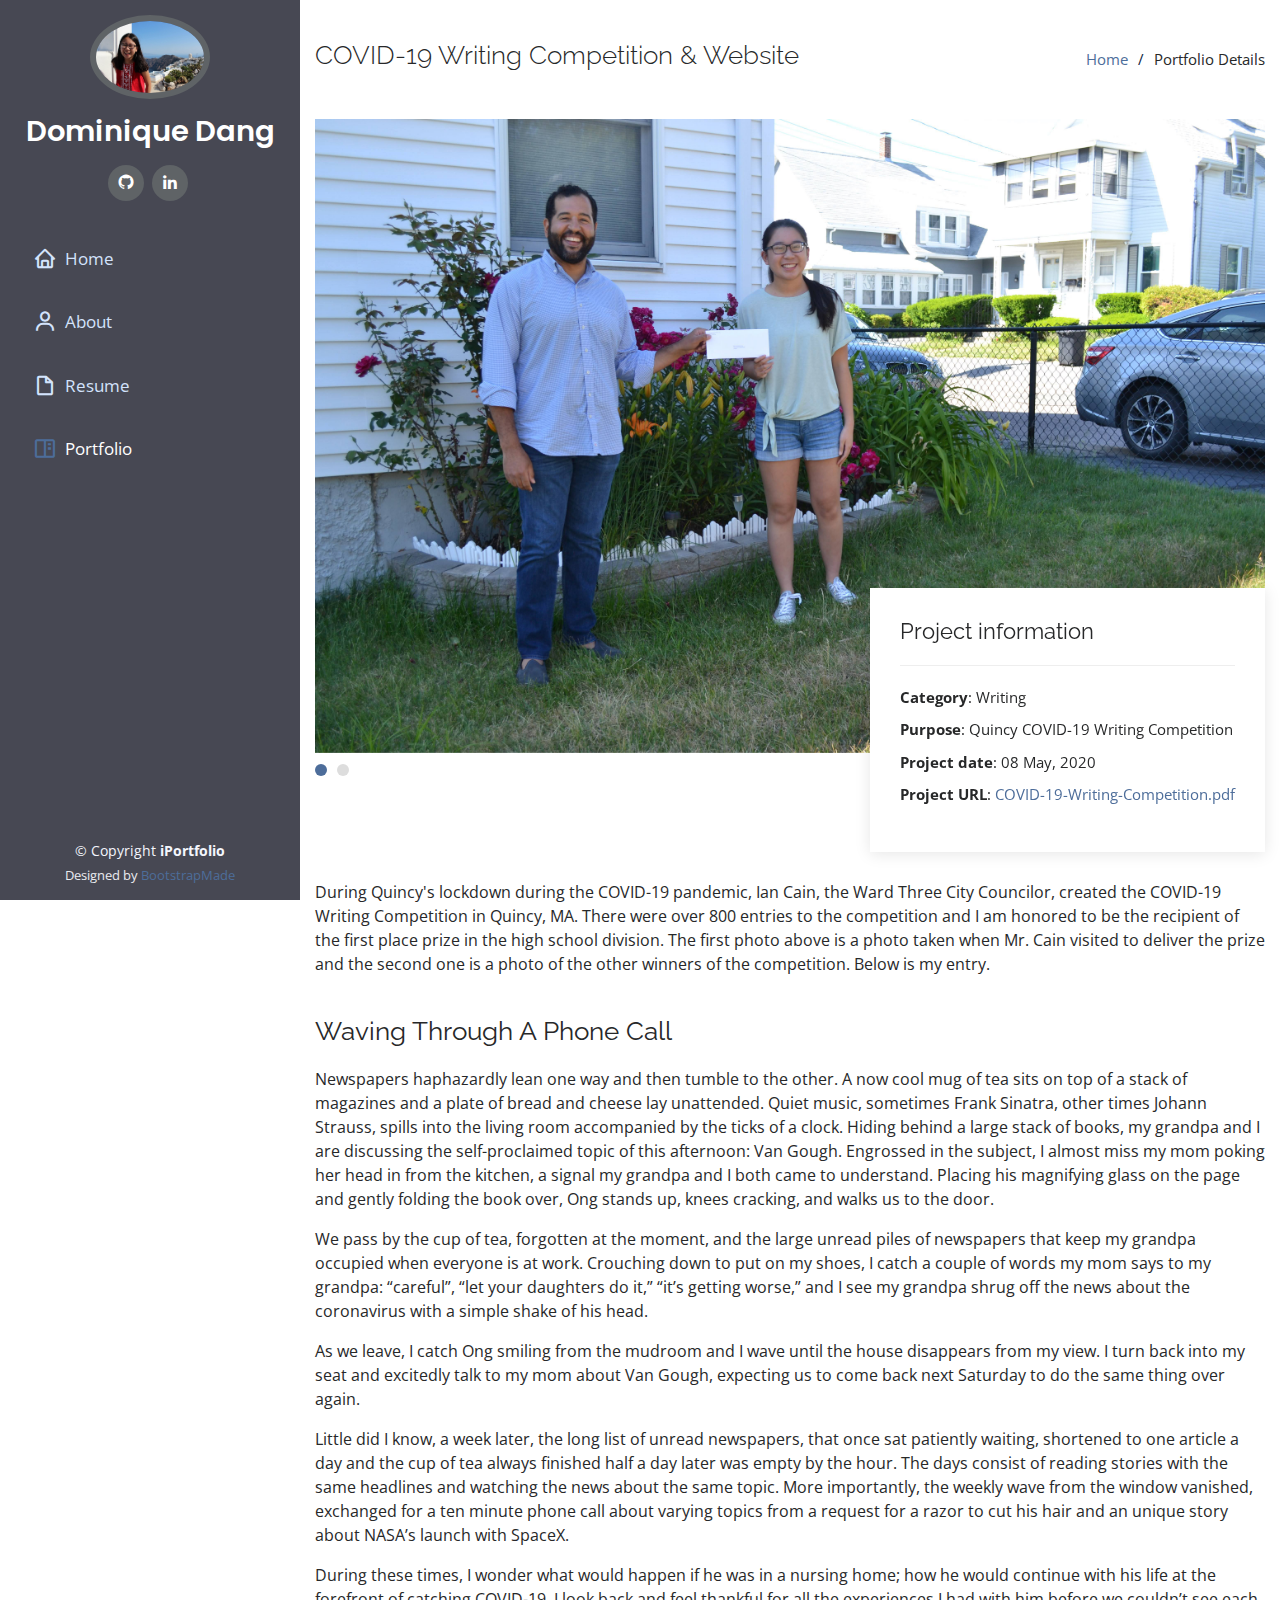
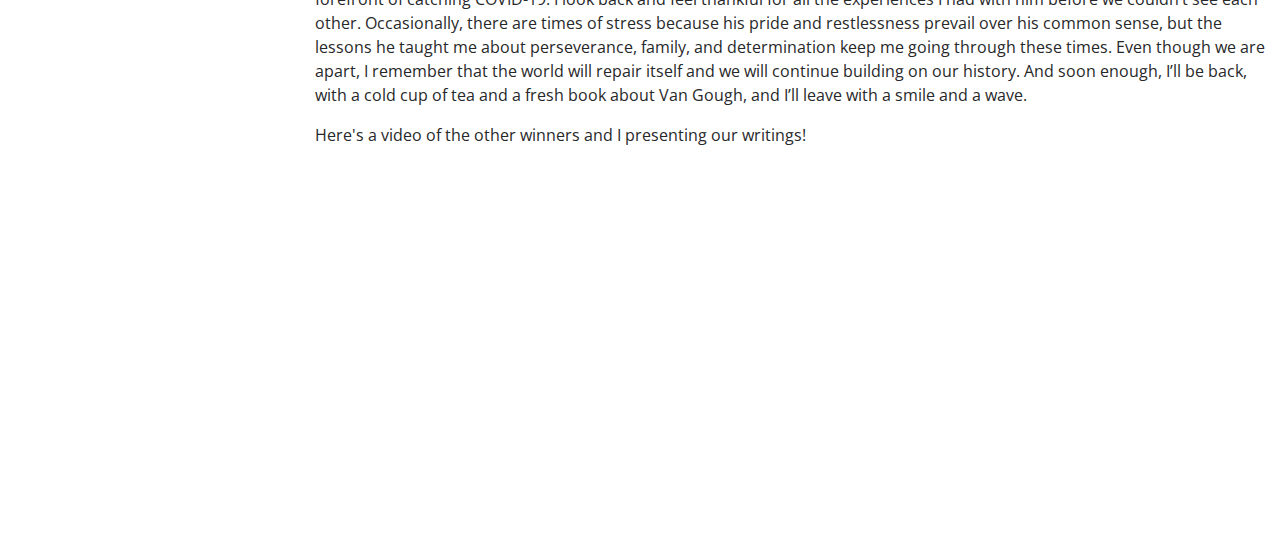
<file: portfolio-covid2019.html>
<!DOCTYPE html>
<html lang="en">

<head>
    <meta charset="utf-8">
    <meta content="width=device-width, initial-scale=1.0" name="viewport">

    <title>COVID-19 Writing Competition | Dominique Dang</title>
    <meta content="" name="descriptison">
    <meta content="" name="keywords">

    <!-- Favicons -->
    <link href="assets/img/favicon.png" rel="icon">
    <link href="assets/img/apple-touch-icon.png" rel="apple-touch-icon">

    <!-- Google Fonts -->
    <link
        href="https://fonts.googleapis.com/css?family=Open+Sans:300,300i,400,400i,600,600i,700,700i|Raleway:300,300i,400,400i,500,500i,600,600i,700,700i|Poppins:300,300i,400,400i,500,500i,600,600i,700,700i"
        rel="stylesheet">

    <!-- Vendor CSS Files -->
    <link href="assets/vendor/bootstrap/css/bootstrap.min.css" rel="stylesheet">
    <link href="assets/vendor/icofont/icofont.min.css" rel="stylesheet">
    <link href="assets/vendor/boxicons/css/boxicons.min.css" rel="stylesheet">
    <link href="assets/vendor/venobox/venobox.css" rel="stylesheet">
    <link href="assets/vendor/owl.carousel/assets/owl.carousel.min.css" rel="stylesheet">
    <link href="assets/vendor/aos/aos.css" rel="stylesheet">

    <!-- Template Main CSS File -->
    <link href="assets/css/style.css" rel="stylesheet">

    <!-- =======================================================
  * Template Name: iPortfolio - v1.2.1
  * Template URL: https://bootstrapmade.com/iportfolio-bootstrap-portfolio-websites-template/
  * Author: BootstrapMade.com
  * License: https://bootstrapmade.com/license/
  ======================================================== -->
</head>

<body>

    <!-- ======= Mobile nav toggle button ======= -->
    <button type="button" class="mobile-nav-toggle d-xl-none"><i class="icofont-navigation-menu"></i></button>

    <!-- ======= Header ======= -->
    <header id="header">
        <div class="d-flex flex-column">

            <div class="profile">
                <img src="assets/img/profile-img.JPG" alt="" class="img-fluid rounded-circle">
                <h1 class="text-light"><a href="index.html">Dominique Dang</a></h1>
                <div class="social-links mt-3 text-center">
                    <a href="https://github.com/dom-dang" class="github"> <i class="bx bxl-github"> </i></a>
                    <a href="https://www.linkedin.com/in/dominique-dang/" class="linkedin" target="_blank"><i
                            class="bx bxl-linkedin"></i></a>
                </div>
            </div>

            <nav class="nav-menu">
                <ul>
                    <li><a href="index.html"><i class="bx bx-home"></i> <span>Home</span></a></li>
                    <li><a href="#about"><i class="bx bx-user"></i> <span>About</span></a></li>
                    <li><a href="#resume"><i class="bx bx-file-blank"></i> <span>Resume</span></a></li>
                    <li class="active"><a href="#portfolio"><i class="bx bx-book-content"></i> Portfolio</a></li>
                    <!--<li><a href="#contact"><i class="bx bx-envelope"></i> Contact</a></li> -->

                </ul>
            </nav><!-- .nav-menu -->
            <button type="button" class="mobile-nav-toggle d-xl-none"><i class="icofont-navigation-menu"></i></button>

        </div>
    </header><!-- End Header -->

    <main id="main">

        <!-- ======= Breadcrumbs ======= -->
        <section id="breadcrumbs" class="breadcrumbs">
            <div class="container">

                <div class="d-flex justify-content-between align-items-center">
                    <h2>COVID-19 Writing Competition &amp; Website</h2>
                    <ol>
                        <li><a href="index.html">Home</a></li>
                        <li>Portfolio Details</li>
                    </ol>
                </div>

            </div>
        </section><!-- End Breadcrumbs -->

        <!-- ======= Portfolio Details Section ======= -->
        <section id="portfolio-details" class="portfolio-details">
            <div class="container">

                <div class="portfolio-details-container">

                    <div class="owl-carousel portfolio-details-carousel">
                        <img src="assets/img/portfolio/COVID-19-2.jpg" class="img-fluid" alt="Meeting with Ian">
                        <img src="assets/img/portfolio/zoom-COVID.PNG" class="img-fluid" alt="Zoom Meeting">
                    </div>

                    <div class="portfolio-info">
                        <h3>Project information</h3>
                        <ul>
                            <li><strong>Category</strong>: Writing</li>
                            <li><strong>Purpose</strong>: Quincy COVID-19 Writing Competition</li>
                            <li><strong>Project date</strong>: 08 May, 2020</li>
                            <li><strong>Project URL</strong>: <a
                                    href="https://secureservercdn.net/72.167.25.126/3jl.f6f.myftpupload.com/wp-content/uploads/2020/06/2020_0612_COVID-19-Writing-Competition.pdf"
                                    target="_blank">COVID-19-Writing-Competition.pdf</a></li>
                        </ul>
                    </div>

                </div>

                <div class="portfolio-description">
                    <br>
                    <br>
                    <p>
                        During Quincy's lockdown during the COVID-19 pandemic, Ian Cain, the Ward Three City Councilor,
                        created the
                        COVID-19 Writing Competition in Quincy, MA. There were over 800 entries to the
                        competition and I am honored to be the recipient of the first place prize in the high school
                        division. The
                        first photo above is a photo taken when Mr. Cain visited to deliver the prize and the second one
                        is a photo
                        of the other winners of the competition. Below is my entry. </p>
                    <br>
                    <h2> Waving Through A Phone Call</h2>
                    <p> Newspapers haphazardly lean one way and then tumble to the other. A now cool mug of tea sits on
                        top of a
                        stack of magazines and a plate of bread and cheese lay unattended. Quiet music, sometimes Frank
                        Sinatra,
                        other times Johann Strauss, spills into the living room accompanied by the ticks of a clock.
                        Hiding behind a
                        large stack of books, my grandpa and I are discussing the self-proclaimed topic of this
                        afternoon: Van
                        Gough. Engrossed in the subject, I almost miss my mom poking her head in from the kitchen, a
                        signal my
                        grandpa and I both came to understand. Placing his magnifying glass on the page and gently
                        folding the book
                        over, Ong stands up, knees cracking, and walks us to the door.</p>
                    <p> We pass by the cup of tea, forgotten at the moment, and the large unread piles of newspapers
                        that keep my
                        grandpa occupied when everyone is at work. Crouching down to put on my shoes, I catch a couple
                        of words my
                        mom says to my grandpa: “careful”, “let your daughters do it,” “it’s getting worse,” and I see
                        my grandpa
                        shrug off the news about the coronavirus with a simple shake of his head.</p>
                    <p>As we leave, I catch Ong smiling from the mudroom and I wave until the house disappears from my
                        view. I
                        turn back into my seat and excitedly talk to my mom about Van Gough, expecting us to come back
                        next Saturday
                        to do the same thing over again.</p>
                    <p> Little did I know, a week later, the long list of unread newspapers, that once sat patiently
                        waiting,
                        shortened to one article a day and the cup of tea always finished half a day later was empty by
                        the hour.
                        The days consist of reading stories with the same headlines and watching the news about the same
                        topic. More
                        importantly, the weekly wave from the window vanished, exchanged for a ten minute phone call
                        about varying
                        topics from a request for a razor to cut his hair and an unique story about NASA’s launch with
                        SpaceX.</p>
                    <p> During these times, I wonder what would happen if he was in a nursing home; how he would
                        continue with his
                        life at the forefront of catching COVID-19. I look back and feel thankful for all the
                        experiences I had with
                        him before we couldn’t see each other. Occasionally, there are times of stress because his pride
                        and
                        restlessness prevail over his common sense, but the lessons he taught me about perseverance,
                        family, and
                        determination keep me going through these times. Even though we are apart, I remember that the
                        world will
                        repair itself and we will continue building on our history. And soon enough, I’ll be back, with
                        a cold cup
                        of tea and a fresh book about Van Gough, and I’ll leave with a smile and a wave.</p>

                    <p> Here's a video of the other winners and I presenting our writings!</p>
                    <iframe width="560" height="315" src="https://www.youtube.com/embed/LlhWqxtHT08" frameborder="0"
                        allow="accelerometer; autoplay; encrypted-media; gyroscope; picture-in-picture"
                        allowfullscreen></iframe>
                </div>

            </div>
        </section><!-- End Portfolio Details Section -->

    </main><!-- End #main -->

    <!-- ======= Footer ======= -->
    <footer id="footer">
        <div class="container">
            <div class="copyright">
                &copy; Copyright <strong><span>iPortfolio</span></strong>
            </div>
            <div class="credits">
                Designed by <a href="https://bootstrapmade.com/">BootstrapMade</a>
            </div>
        </div>
    </footer><!-- End  Footer -->

    <a href="#" class="back-to-top"><i class="icofont-simple-up"></i></a>

    <!-- Vendor JS Files -->
    <script src="assets/vendor/jquery/jquery.min.js"></script>
    <script src="assets/vendor/bootstrap/js/bootstrap.bundle.min.js"></script>
    <script src="assets/vendor/jquery.easing/jquery.easing.min.js"></script>
    <script src="assets/vendor/php-email-form/validate.js"></script>
    <script src="assets/vendor/waypoints/jquery.waypoints.min.js"></script>
    <script src="assets/vendor/counterup/counterup.min.js"></script>
    <script src="assets/vendor/isotope-layout/isotope.pkgd.min.js"></script>
    <script src="assets/vendor/venobox/venobox.min.js"></script>
    <script src="assets/vendor/owl.carousel/owl.carousel.min.js"></script>
    <script src="assets/vendor/typed.js/typed.min.js"></script>
    <script src="assets/vendor/aos/aos.js"></script>

    <!-- Template Main JS File -->
    <script src="assets/js/main.js"></script>

</body>

</html>
</file>
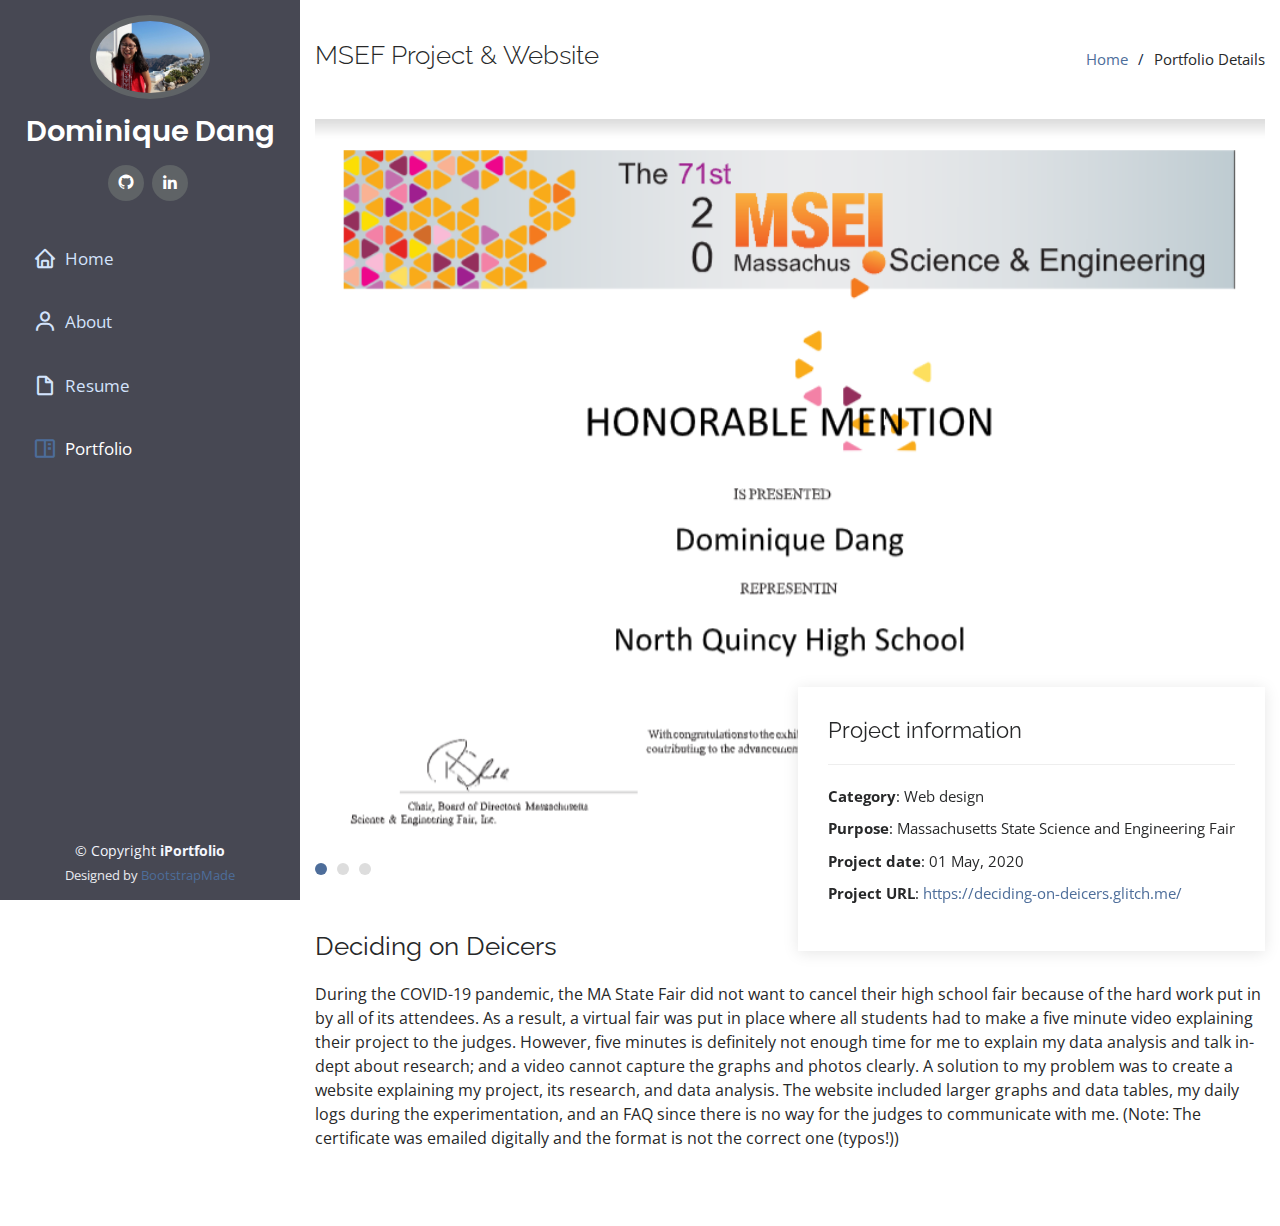
<file: portfolio-deciding.html>
<!DOCTYPE html>
<html lang="en">

<head>
  <meta charset="utf-8">
  <meta content="width=device-width, initial-scale=1.0" name="viewport">

  <title>Deciding on Deicers Project | Dominique Dang</title>
  <meta content="" name="descriptison">
  <meta content="" name="keywords">

  <!-- Favicons -->
  <link href="assets/img/favicon.png" rel="icon">
  <link href="assets/img/apple-touch-icon.png" rel="apple-touch-icon">

  <!-- Google Fonts -->
  <link
    href="https://fonts.googleapis.com/css?family=Open+Sans:300,300i,400,400i,600,600i,700,700i|Raleway:300,300i,400,400i,500,500i,600,600i,700,700i|Poppins:300,300i,400,400i,500,500i,600,600i,700,700i"
    rel="stylesheet">

  <!-- Vendor CSS Files -->
  <link href="assets/vendor/bootstrap/css/bootstrap.min.css" rel="stylesheet">
  <link href="assets/vendor/icofont/icofont.min.css" rel="stylesheet">
  <link href="assets/vendor/boxicons/css/boxicons.min.css" rel="stylesheet">
  <link href="assets/vendor/venobox/venobox.css" rel="stylesheet">
  <link href="assets/vendor/owl.carousel/assets/owl.carousel.min.css" rel="stylesheet">
  <link href="assets/vendor/aos/aos.css" rel="stylesheet">

  <!-- Template Main CSS File -->
  <link href="assets/css/style.css" rel="stylesheet">

  <!-- =======================================================
  * Template Name: iPortfolio - v1.2.1
  * Template URL: https://bootstrapmade.com/iportfolio-bootstrap-portfolio-websites-template/
  * Author: BootstrapMade.com
  * License: https://bootstrapmade.com/license/
  ======================================================== -->
</head>

<body>

  <!-- ======= Mobile nav toggle button ======= -->
  <button type="button" class="mobile-nav-toggle d-xl-none"><i class="icofont-navigation-menu"></i></button>

  <!-- ======= Header ======= -->
  <header id="header">
    <div class="d-flex flex-column">

      <div class="profile">
        <img src="assets/img/profile-img.JPG" alt="" class="img-fluid rounded-circle">
        <h1 class="text-light"><a href="index.html">Dominique Dang</a></h1>
        <div class="social-links mt-3 text-center">
          <a href="https://github.com/dom-dang" class="github"> <i class="bx bxl-github"> </i></a>
          <a href="https://www.linkedin.com/in/dominique-dang/" class="linkedin" target="_blank"><i
              class="bx bxl-linkedin"></i></a>
        </div>
      </div>

      <nav class="nav-menu">
        <ul>
          <li><a href="index.html"><i class="bx bx-home"></i> <span>Home</span></a></li>
          <li><a href="#about"><i class="bx bx-user"></i> <span>About</span></a></li>
          <li><a href="#resume"><i class="bx bx-file-blank"></i> <span>Resume</span></a></li>
          <li class="active"><a href="#portfolio"><i class="bx bx-book-content"></i> Portfolio</a></li>
          <!--<li><a href="#contact"><i class="bx bx-envelope"></i> Contact</a></li> -->

        </ul>
      </nav><!-- .nav-menu -->
      <button type="button" class="mobile-nav-toggle d-xl-none"><i class="icofont-navigation-menu"></i></button>

    </div>
  </header><!-- End Header -->

  <main id="main">

    <!-- ======= Breadcrumbs ======= -->
    <section id="breadcrumbs" class="breadcrumbs">
      <div class="container">

        <div class="d-flex justify-content-between align-items-center">
          <h2>MSEF Project &amp; Website</h2>
          <ol>
            <li><a href="index.html">Home</a></li>
            <li>Portfolio Details</li>
          </ol>
        </div>

      </div>
    </section><!-- End Breadcrumbs -->

    <!-- ======= Portfolio Details Section ======= -->
    <section id="portfolio-details" class="portfolio-details">
      <div class="container">

        <div class="portfolio-details-container">

          <div class="owl-carousel portfolio-details-carousel">
            <img src="assets/img/portfolio/MSEF-award.PNG" class="img-fluid" alt="Certificate ">
            <img src="assets/img/portfolio-details-1.JPG" class="img-fluid" alt="Picture of award ceremony">
            <img src="assets/img/portfolio/STEM-fair.JPG" alt="Meeting with the School Committee">
          </div>

          <div class="portfolio-info">
            <h3>Project information</h3>
            <ul>
              <li><strong>Category</strong>: Web design</li>
              <li><strong>Purpose</strong>: Massachusetts State Science and Engineering Fair</li>
              <li><strong>Project date</strong>: 01 May, 2020</li>
              <li><strong>Project URL</strong>: <a href="https://deciding-on-deicers.glitch.me/"
                  target="_blank">https://deciding-on-deicers.glitch.me/</a></li>
            </ul>
          </div>

        </div>

        <div class="portfolio-description">
          <h2>Deciding on Deicers</h2>
          <p>
            During the COVID-19 pandemic, the MA State Fair did not want to cancel their high school fair because of the
            hard work put in by all of its attendees. As a result, a virtual fair was put in place where all students
            had to make a five minute video explaining their project to the judges. However, five minutes is definitely
            not enough time for me to explain my data analysis and talk in-dept about research; and a video cannot
            capture the graphs and photos clearly. A solution to my problem was to create a website explaining my
            project, its research, and data analysis. The website included larger graphs and data tables, my daily logs
            during the experimentation, and an FAQ since there is no way for the judges to communicate with me. (Note:
            The certificate was emailed digitally and the format is not the correct one (typos!))
          </p>
        </div>

      </div>
    </section><!-- End Portfolio Details Section -->

  </main><!-- End #main -->

  <!-- ======= Footer ======= -->
  <footer id="footer">
    <div class="container">
      <div class="copyright">
        &copy; Copyright <strong><span>iPortfolio</span></strong>
      </div>
      <div class="credits">
        Designed by <a href="https://bootstrapmade.com/">BootstrapMade</a>
      </div>
    </div>
  </footer><!-- End  Footer -->

  <a href="#" class="back-to-top"><i class="icofont-simple-up"></i></a>

  <!-- Vendor JS Files -->
  <script src="assets/vendor/jquery/jquery.min.js"></script>
  <script src="assets/vendor/bootstrap/js/bootstrap.bundle.min.js"></script>
  <script src="assets/vendor/jquery.easing/jquery.easing.min.js"></script>
  <script src="assets/vendor/php-email-form/validate.js"></script>
  <script src="assets/vendor/waypoints/jquery.waypoints.min.js"></script>
  <script src="assets/vendor/counterup/counterup.min.js"></script>
  <script src="assets/vendor/isotope-layout/isotope.pkgd.min.js"></script>
  <script src="assets/vendor/venobox/venobox.min.js"></script>
  <script src="assets/vendor/owl.carousel/owl.carousel.min.js"></script>
  <script src="assets/vendor/typed.js/typed.min.js"></script>
  <script src="assets/vendor/aos/aos.js"></script>

  <!-- Template Main JS File -->
  <script src="assets/js/main.js"></script>

</body>

</html>
</file>
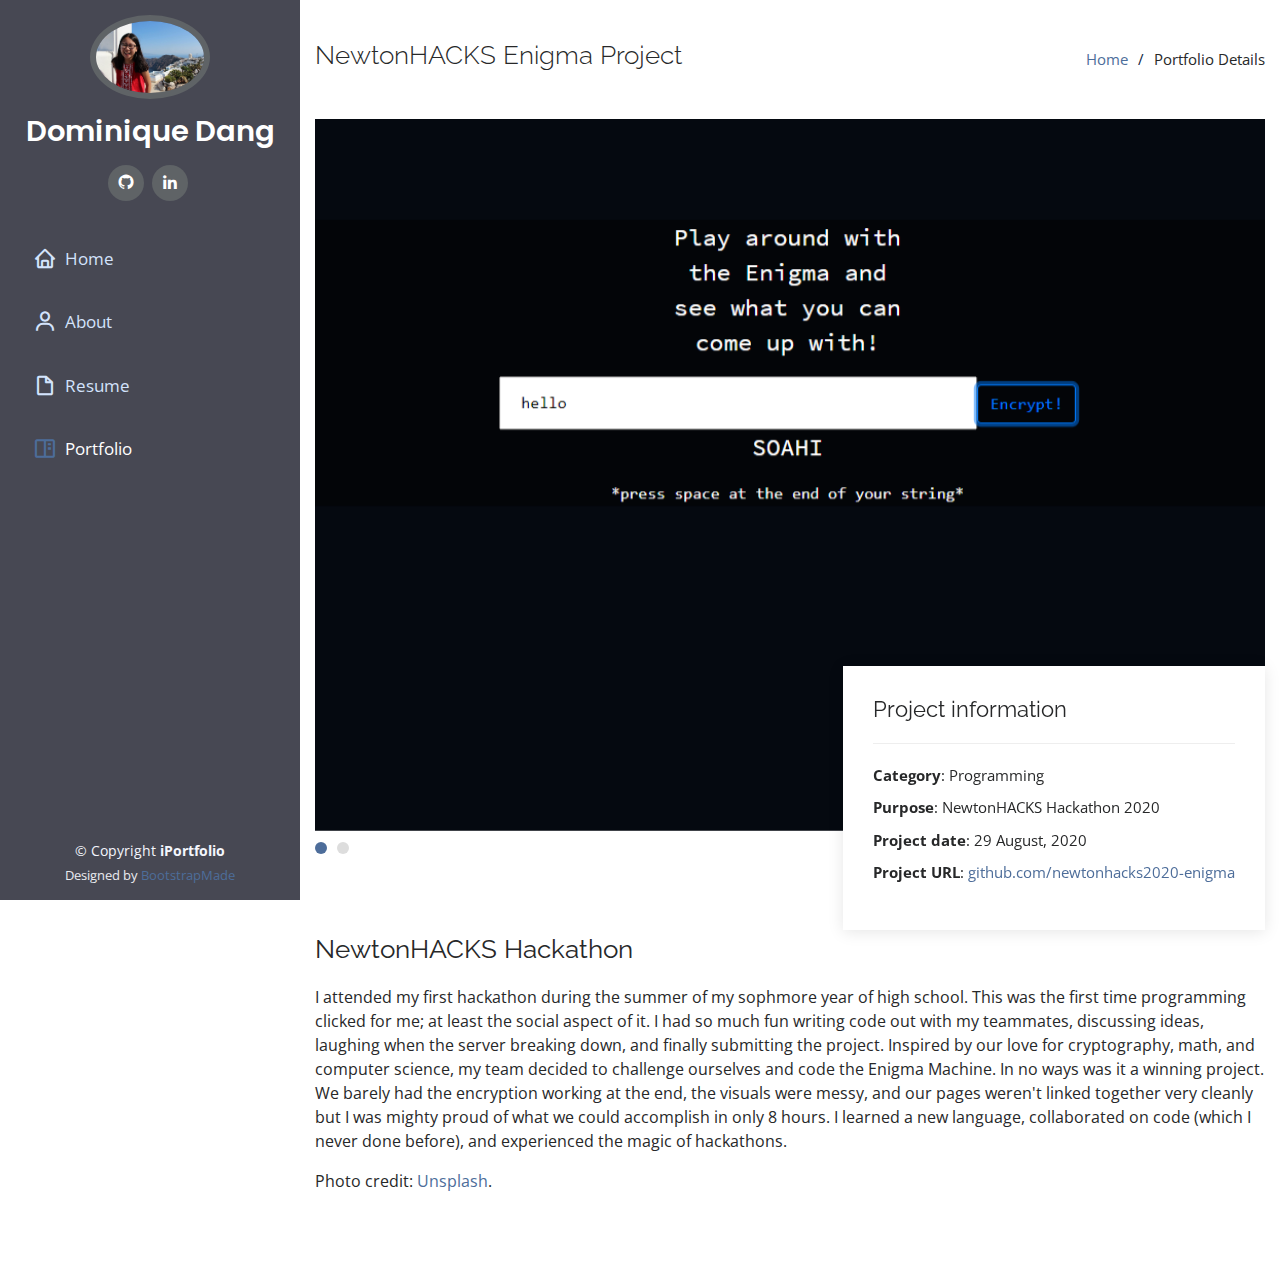
<file: portfolio-newton.html>
<!DOCTYPE html>
<html lang="en">

<head>
    <meta charset="utf-8">
    <meta content="width=device-width, initial-scale=1.0" name="viewport">

    <title>NewtonHACKS Enigma | Dominique Dang</title>
    <meta content="" name="descriptison">
    <meta content="" name="keywords">

    <!-- Favicons -->
    <link href="assets/img/favicon.png" rel="icon">
    <link href="assets/img/apple-touch-icon.png" rel="apple-touch-icon">

    <!-- Google Fonts -->
    <link
        href="https://fonts.googleapis.com/css?family=Open+Sans:300,300i,400,400i,600,600i,700,700i|Raleway:300,300i,400,400i,500,500i,600,600i,700,700i|Poppins:300,300i,400,400i,500,500i,600,600i,700,700i"
        rel="stylesheet">

    <!-- Vendor CSS Files -->
    <link href="assets/vendor/bootstrap/css/bootstrap.min.css" rel="stylesheet">
    <link href="assets/vendor/icofont/icofont.min.css" rel="stylesheet">
    <link href="assets/vendor/boxicons/css/boxicons.min.css" rel="stylesheet">
    <link href="assets/vendor/venobox/venobox.css" rel="stylesheet">
    <link href="assets/vendor/owl.carousel/assets/owl.carousel.min.css" rel="stylesheet">
    <link href="assets/vendor/aos/aos.css" rel="stylesheet">

    <!-- Template Main CSS File -->
    <link href="assets/css/style.css" rel="stylesheet">

    <!-- =======================================================
  * Template Name: iPortfolio - v1.2.1
  * Template URL: https://bootstrapmade.com/iportfolio-bootstrap-portfolio-websites-template/
  * Author: BootstrapMade.com
  * License: https://bootstrapmade.com/license/
  ======================================================== -->
</head>

<body>

    <!-- ======= Mobile nav toggle button ======= -->
    <button type="button" class="mobile-nav-toggle d-xl-none"><i class="icofont-navigation-menu"></i></button>

    <!-- ======= Header ======= -->
    <header id="header">
        <div class="d-flex flex-column">

            <div class="profile">
                <img src="assets/img/profile-img.JPG" alt="" class="img-fluid rounded-circle">
                <h1 class="text-light"><a href="index.html">Dominique Dang</a></h1>
                <div class="social-links mt-3 text-center">
                    <a href="https://github.com/dom-dang" class="github"> <i class="bx bxl-github"> </i></a>
                    <a href="https://www.linkedin.com/in/dominique-dang/" class="linkedin" target="_blank"><i
                            class="bx bxl-linkedin"></i></a>
                </div>
            </div>

            <nav class="nav-menu">
                <ul>
                    <li><a href="index.html"><i class="bx bx-home"></i> <span>Home</span></a></li>
                    <li><a href="#about"><i class="bx bx-user"></i> <span>About</span></a></li>
                    <li><a href="#resume"><i class="bx bx-file-blank"></i> <span>Resume</span></a></li>
                    <li class="active"><a href="#portfolio"><i class="bx bx-book-content"></i> Portfolio</a></li>
                    <!--<li><a href="#contact"><i class="bx bx-envelope"></i> Contact</a></li> -->

                </ul>
            </nav><!-- .nav-menu -->
            <button type="button" class="mobile-nav-toggle d-xl-none"><i class="icofont-navigation-menu"></i></button>

        </div>
    </header><!-- End Header -->

    <main id="main">

        <!-- ======= Breadcrumbs ======= -->
        <section id="breadcrumbs" class="breadcrumbs">
            <div class="container">

                <div class="d-flex justify-content-between align-items-center">
                    <h2>NewtonHACKS Enigma Project</h2>
                    <ol>
                        <li><a href="index.html">Home</a></li>
                        <li>Portfolio Details</li>
                    </ol>
                </div>

            </div>
        </section><!-- End Breadcrumbs -->

        <!-- ======= Portfolio Details Section ======= -->
        <section id="portfolio-details" class="portfolio-details">
            <div class="container">

                <div class="portfolio-details-container">

                    <div class="owl-carousel portfolio-details-carousel">
                        <img src="assets/img/portfolio/enigma.PNG" class="img-fluid" alt="Enigma">
                        <img src="assets/img/portfolio/enigma2.PNG" class="img-fluid" alt="History">
                    </div>

                    <div class="portfolio-info">
                        <h3>Project information</h3>
                        <ul>
                            <li><strong>Category</strong>: Programming</li>
                            <li><strong>Purpose</strong>: NewtonHACKS Hackathon 2020</li>
                            <li><strong>Project date</strong>: 29 August, 2020</li>
                            <li><strong>Project URL</strong>: <a
                                    href="https://github.com/dheerajhyper69/newtonhacks2020-enigma"
                                    target="_blank">github.com/newtonhacks2020-enigma</a></li>
                        </ul>
                    </div>

                </div>

                <div class="portfolio-description">
                    <br>
                    <h2>NewtonHACKS Hackathon</h2>
                    <p>
                        I attended my first hackathon during the summer of my sophmore year of high school. This was the first time
                        programming clicked for me; at least the social aspect of it. I had so much fun writing code out with my
                        teammates, discussing ideas, laughing when the server breaking down, and finally submitting the project.
                        Inspired by our love for cryptography, math, and computer science, my team decided to challenge ourselves
                        and code the Enigma Machine. In no ways was it a winning project. We barely had the encryption working at
                        the end, the visuals were messy, and our pages weren't linked together very cleanly but I was mighty proud
                        of what we could accomplish in only 8 hours. I learned a new language, collaborated on code (which I never
                        done before), and experienced the magic of hackathons.
                    </p>

                    <p> Photo credit: <a href= "https://unsplash.com/photos/4hfpVsi-gSg" target = "_blank">Unsplash</a>.</p>
                </div>

            </div>
        </section><!-- End Portfolio Details Section -->

    </main><!-- End #main -->

    <!-- ======= Footer ======= -->
    <footer id="footer">
        <div class="container">
            <div class="copyright">
                &copy; Copyright <strong><span>iPortfolio</span></strong>
            </div>
            <div class="credits">
                Designed by <a href="https://bootstrapmade.com/">BootstrapMade</a>
            </div>
        </div>
    </footer><!-- End  Footer -->

    <a href="#" class="back-to-top"><i class="icofont-simple-up"></i></a>

    <!-- Vendor JS Files -->
    <script src="assets/vendor/jquery/jquery.min.js"></script>
    <script src="assets/vendor/bootstrap/js/bootstrap.bundle.min.js"></script>
    <script src="assets/vendor/jquery.easing/jquery.easing.min.js"></script>
    <script src="assets/vendor/php-email-form/validate.js"></script>
    <script src="assets/vendor/waypoints/jquery.waypoints.min.js"></script>
    <script src="assets/vendor/counterup/counterup.min.js"></script>
    <script src="assets/vendor/isotope-layout/isotope.pkgd.min.js"></script>
    <script src="assets/vendor/venobox/venobox.min.js"></script>
    <script src="assets/vendor/owl.carousel/owl.carousel.min.js"></script>
    <script src="assets/vendor/typed.js/typed.min.js"></script>
    <script src="assets/vendor/aos/aos.js"></script>

    <!-- Template Main JS File -->
    <script src="assets/js/main.js"></script>

</body>

</html>
</file>
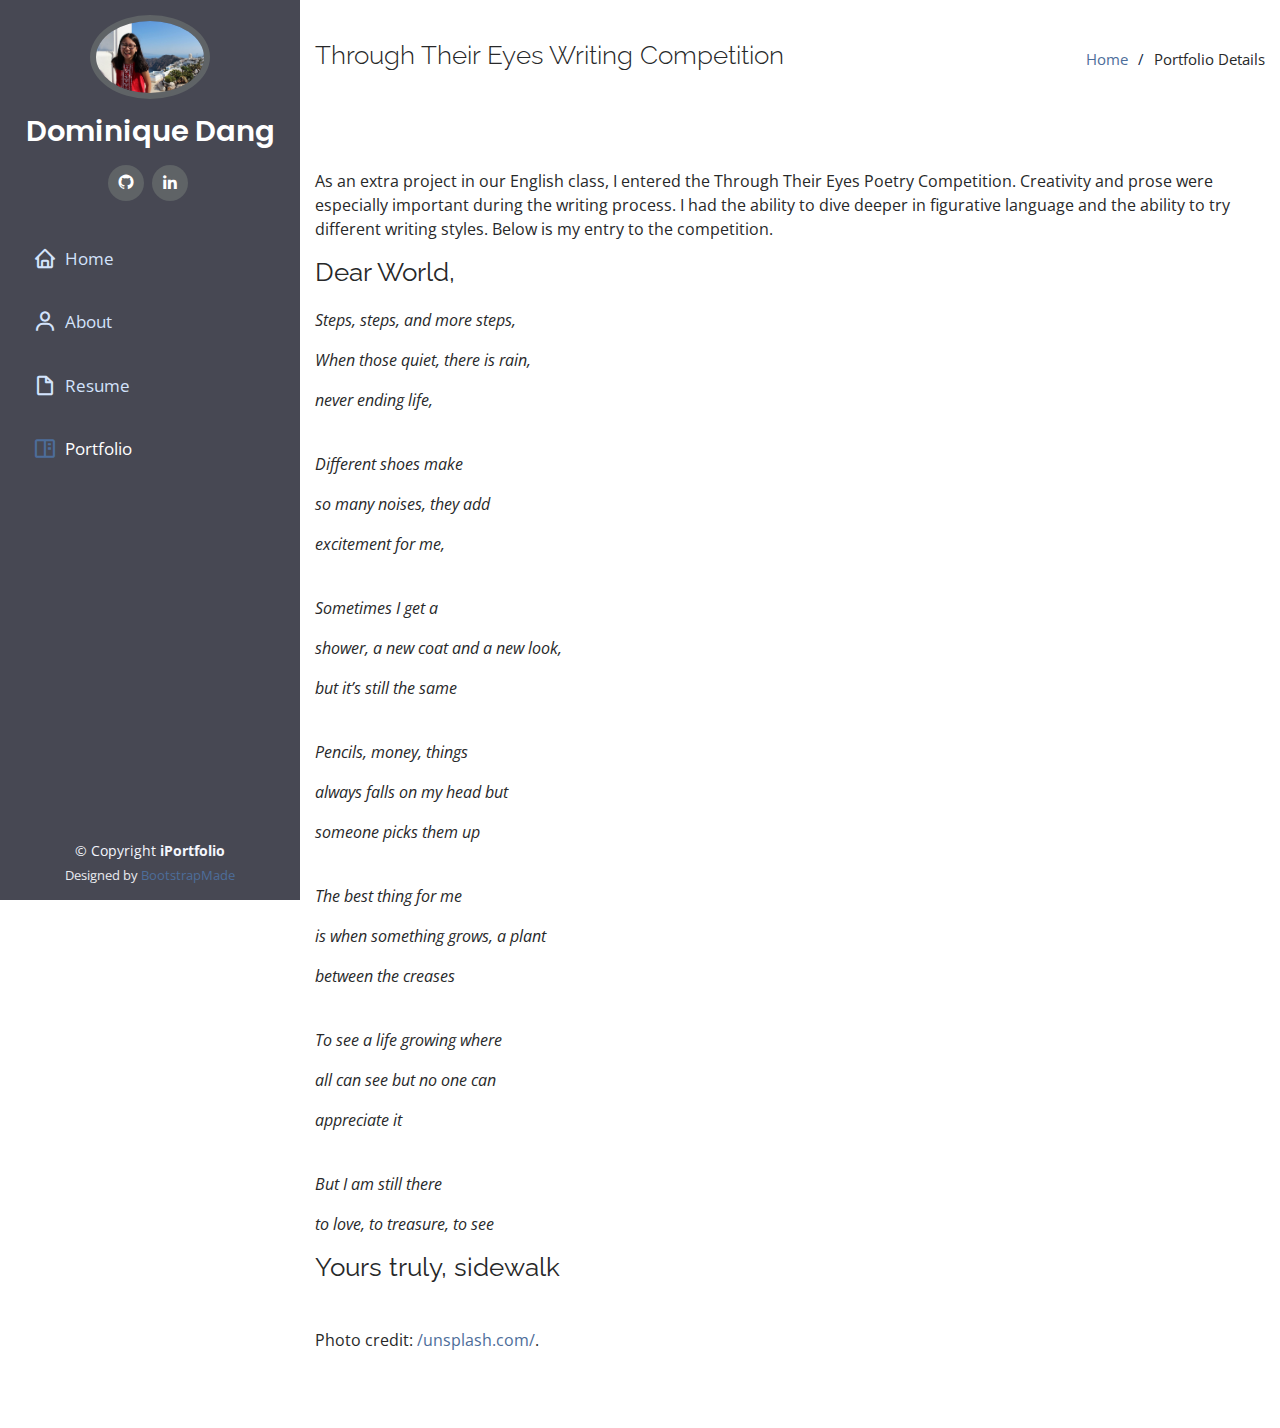
<file: portfolio-Poem.html>
<!DOCTYPE html>
<html lang="en">

<head>
  <meta charset="utf-8">
  <meta content="width=device-width, initial-scale=1.0" name="viewport">

  <title>Poetry</title>
  <meta content="" name="descriptison">
  <meta content="" name="keywords">

  <!-- Favicons -->
  <link href="assets/img/favicon.png" rel="icon">
  <link href="assets/img/apple-touch-icon.png" rel="apple-touch-icon">

  <!-- Google Fonts -->
  <link href="https://fonts.googleapis.com/css?family=Open+Sans:300,300i,400,400i,600,600i,700,700i|Raleway:300,300i,400,400i,500,500i,600,600i,700,700i|Poppins:300,300i,400,400i,500,500i,600,600i,700,700i" rel="stylesheet">

  <!-- Vendor CSS Files -->
  <link href="assets/vendor/bootstrap/css/bootstrap.min.css" rel="stylesheet">
  <link href="assets/vendor/icofont/icofont.min.css" rel="stylesheet">
  <link href="assets/vendor/boxicons/css/boxicons.min.css" rel="stylesheet">
  <link href="assets/vendor/venobox/venobox.css" rel="stylesheet">
  <link href="assets/vendor/owl.carousel/assets/owl.carousel.min.css" rel="stylesheet">
  <link href="assets/vendor/aos/aos.css" rel="stylesheet">

  <!-- Template Main CSS File -->
  <link href="assets/css/style.css" rel="stylesheet">

  <!-- =======================================================
  * Template Name: iPortfolio - v1.2.1
  * Template URL: https://bootstrapmade.com/iportfolio-bootstrap-portfolio-websites-template/
  * Author: BootstrapMade.com
  * License: https://bootstrapmade.com/license/
  ======================================================== -->
</head>

<body>

  <!-- ======= Mobile nav toggle button ======= -->
  <button type="button" class="mobile-nav-toggle d-xl-none"><i class="icofont-navigation-menu"></i></button>

  <!-- ======= Header ======= -->
  <header id="header">
    <div class="d-flex flex-column">

      <div class="profile">
        <img src="assets/img/profile-img.JPG" alt="" class="img-fluid rounded-circle">
        <h1 class="text-light"><a href="index.html">Dominique Dang</a></h1>
        <div class="social-links mt-3 text-center">
         <a href="https://github.com/dom-dang" class="github"> <i class="bx bxl-github"> </i></a>
         <a href="https://www.linkedin.com/in/dominique-dang/" class="linkedin" target="_blank"><i class="bx bxl-linkedin"></i></a>
        </div>
      </div>

      <nav class="nav-menu">
        <ul>
          <li><a href="index.html"><i class="bx bx-home"></i> <span>Home</span></a></li>
          <li><a href="#about"><i class="bx bx-user"></i> <span>About</span></a></li>
          <li><a href="#resume"><i class="bx bx-file-blank"></i> <span>Resume</span></a></li>
          <li class="active"><a href="#portfolio"><i class="bx bx-book-content"></i> Portfolio</a></li>
          <!--<li><a href="#contact"><i class="bx bx-envelope"></i> Contact</a></li> -->

        </ul>
      </nav><!-- .nav-menu -->
      <button type="button" class="mobile-nav-toggle d-xl-none"><i class="icofont-navigation-menu"></i></button>

    </div>
  </header><!-- End Header -->

  <main id="main">

    <!-- ======= Breadcrumbs ======= -->
    <section id="breadcrumbs" class="breadcrumbs">
      <div class="container">

        <div class="d-flex justify-content-between align-items-center">
          <h2>Through Their Eyes Writing Competition</h2>
          <ol>
            <li><a href="index.html">Home</a></li>
            <li>Portfolio Details</li>
          </ol>
        </div>

      </div>
    </section><!-- End Breadcrumbs -->

    <!-- ======= Portfolio Details Section ======= -->
    <section id="portfolio-details" class="portfolio-details">
      <div class="container">


        <div class="portfolio-description">
          <p>
            As an extra project in our English class, I entered the Through Their Eyes Poetry Competition. Creativity and prose were especially important during the writing process. I had the ability to dive deeper in figurative language and the ability to try different writing styles. Below is my entry to the competition. 
          </p>
            
            <h2> Dear World, </h2>
            <i> <p> Steps, steps, and more steps, </p>
                <p>When those quiet, there is rain, </p>
                <p> never ending life, </p> 
                <br>
                <p> Different shoes make </p>
                <p>so many noises, they add </p>
                <p> excitement for me,</p>
                <br>
                <p> Sometimes I get a </p>
                <p> shower, a new coat and a new look,</p>
                <p> but it’s still the same</p>
                <br>
                <p>Pencils, money, things</p>
                <p> always falls on my head but</p>
                <p> someone picks them up</p>
                <br>
                <p> The best thing for me</p>
                <p> is when something grows, a plant</p>
                <p> between the creases</p>
                <br>
                <p> To see a life growing where</p>
                <p> all can see but no one can </p>
                <p> appreciate it </p>
                <br>
                <p> But I am still there </p>
                <p> to love, to treasure, to see</p>
                </i>
            <h2> Yours truly, sidewalk</h2> 
            <br>
            <p> Photo credit: <a href= "https://unsplash.com/" target = "_blank">/unsplash.com/</a>.</p>
        </div>

      </div>
    </section><!-- End Portfolio Details Section -->

  </main><!-- End #main -->

  <!-- ======= Footer ======= -->
  <footer id="footer">
    <div class="container">
      <div class="copyright">
        &copy; Copyright <strong><span>iPortfolio</span></strong>
      </div>
      <div class="credits">
        <!-- All the links in the footer should remain intact. -->
        <!-- You can delete the links only if you purchased the pro version. -->
        <!-- Licensing information: https://bootstrapmade.com/license/ -->
        <!-- Purchase the pro version with working PHP/AJAX contact form: https://bootstrapmade.com/iportfolio-bootstrap-portfolio-websites-template/ -->
        Designed by <a href="https://bootstrapmade.com/">BootstrapMade</a>
      </div>
    </div>
  </footer><!-- End  Footer -->

  <a href="#" class="back-to-top"><i class="icofont-simple-up"></i></a>

  <!-- Vendor JS Files -->
  <script src="assets/vendor/jquery/jquery.min.js"></script>
  <script src="assets/vendor/bootstrap/js/bootstrap.bundle.min.js"></script>
  <script src="assets/vendor/jquery.easing/jquery.easing.min.js"></script>
  <script src="assets/vendor/php-email-form/validate.js"></script>
  <script src="assets/vendor/waypoints/jquery.waypoints.min.js"></script>
  <script src="assets/vendor/counterup/counterup.min.js"></script>
  <script src="assets/vendor/isotope-layout/isotope.pkgd.min.js"></script>
  <script src="assets/vendor/venobox/venobox.min.js"></script>
  <script src="assets/vendor/owl.carousel/owl.carousel.min.js"></script>
  <script src="assets/vendor/typed.js/typed.min.js"></script>
  <script src="assets/vendor/aos/aos.js"></script>

  <!-- Template Main JS File -->
  <script src="assets/js/main.js"></script>

</body>

</html>
</file>
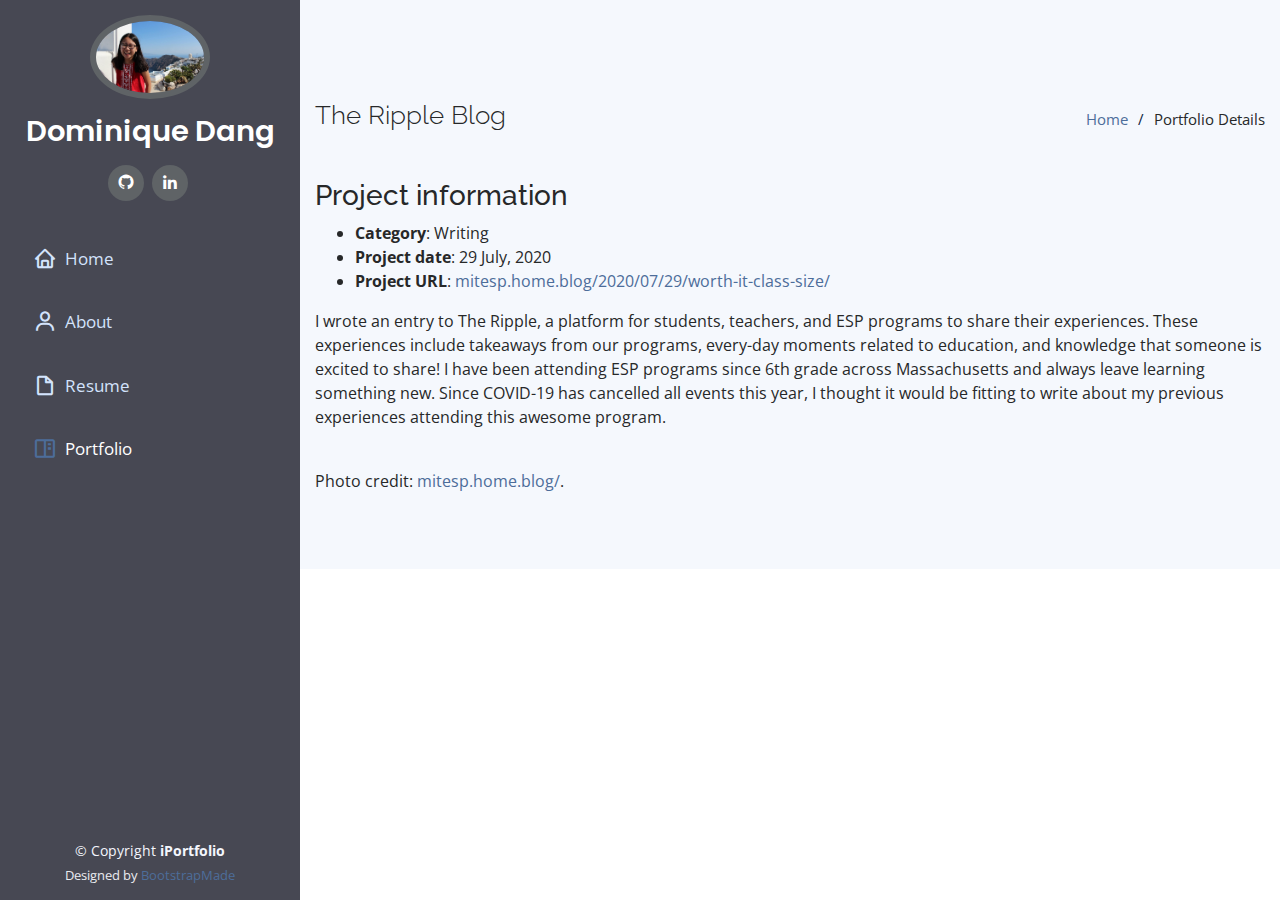
<file: portfolio-Ripple.html>
<!DOCTYPE html>
<html lang="en">

<head>
  <meta charset="utf-8">
  <meta content="width=device-width, initial-scale=1.0" name="viewport">

  <title>The Ripple Blog | Dominique Dang</title>
  <meta content="" name="descriptison">
  <meta content="" name="keywords">

  <!-- Favicons -->
  <link href="assets/img/favicon.png" rel="icon">
  <link href="assets/img/apple-touch-icon.png" rel="apple-touch-icon">

  <!-- Google Fonts -->
  <link
    href="https://fonts.googleapis.com/css?family=Open+Sans:300,300i,400,400i,600,600i,700,700i|Raleway:300,300i,400,400i,500,500i,600,600i,700,700i|Poppins:300,300i,400,400i,500,500i,600,600i,700,700i"
    rel="stylesheet">

  <!-- Vendor CSS Files -->
  <link href="assets/vendor/bootstrap/css/bootstrap.min.css" rel="stylesheet">
  <link href="assets/vendor/icofont/icofont.min.css" rel="stylesheet">
  <link href="assets/vendor/boxicons/css/boxicons.min.css" rel="stylesheet">
  <link href="assets/vendor/venobox/venobox.css" rel="stylesheet">
  <link href="assets/vendor/owl.carousel/assets/owl.carousel.min.css" rel="stylesheet">
  <link href="assets/vendor/aos/aos.css" rel="stylesheet">

  <!-- Template Main CSS File -->
  <link href="assets/css/style.css" rel="stylesheet">

  <!-- =======================================================
  * Template Name: iPortfolio - v1.2.1
  * Template URL: https://bootstrapmade.com/iportfolio-bootstrap-portfolio-websites-template/
  * Author: BootstrapMade.com
  * License: https://bootstrapmade.com/license/
  ======================================================== -->
</head>

<body>

  <!-- ======= Mobile nav toggle button ======= -->
  <button type="button" class="mobile-nav-toggle d-xl-none"><i class="icofont-navigation-menu"></i></button>

  <!-- ======= Header ======= -->
  <header id="header">
    <div class="d-flex flex-column">

      <div class="profile">
        <img src="assets/img/profile-img.JPG" alt="" class="img-fluid rounded-circle">
        <h1 class="text-light"><a href="index.html">Dominique Dang</a></h1>
        <div class="social-links mt-3 text-center">
          <a href="https://github.com/dom-dang" class="github"> <i class="bx bxl-github"> </i></a>
          <a href="https://www.linkedin.com/in/dominique-dang/" class="linkedin" target="_blank"><i
              class="bx bxl-linkedin"></i></a>
        </div>
      </div>

      <nav class="nav-menu">
        <ul>
          <li><a href="index.html"><i class="bx bx-home"></i> <span>Home</span></a></li>
          <li><a href="#about"><i class="bx bx-user"></i> <span>About</span></a></li>
          <li><a href="#resume"><i class="bx bx-file-blank"></i> <span>Resume</span></a></li>
          <li class="active"><a href="#portfolio"><i class="bx bx-book-content"></i> Portfolio</a></li>
          <!--<li><a href="#contact"><i class="bx bx-envelope"></i> Contact</a></li> -->

        </ul>
      </nav><!-- .nav-menu -->
      <button type="button" class="mobile-nav-toggle d-xl-none"><i class="icofont-navigation-menu"></i></button>

    </div>
  </header><!-- End Header -->

  <main id="main">

    <!-- ======= Breadcrumbs ======= -->
    <section id="portfolio" class="portfolio section-bg">
      <section id="breadcrumbs" class="breadcrumbs">
        <div class="container">

          <div class="d-flex justify-content-between align-items-center">
            <h2>The Ripple Blog</h2>
            <ol>
              <li><a href="index.html">Home</a></li>
              <li>Portfolio Details</li>
            </ol>
          </div>

        </div>
      </section><!-- End Breadcrumbs -->

      <!-- ======= Portfolio Details Section ======= -->
      <div class="container">
        <div class="portfolio-info">
          <h3>Project information</h3>
          <ul>
            <li><strong>Category</strong>: Writing</li>
            <li><strong>Project date</strong>: 29 July, 2020</li>
            <li><strong>Project URL</strong>: <a href="https://mitesp.home.blog/2020/07/29/worth-it-class-size/"
                target="_blank">mitesp.home.blog/2020/07/29/worth-it-class-size/</a></li>
          </ul>
        </div>


        <div class="portfolio-description">
          <p>
            I wrote an entry to The Ripple, a platform for students, teachers, and ESP programs to share their
            experiences. These experiences include takeaways from our programs, every-day moments related to education,
            and knowledge that someone is excited to share! I have been attending ESP programs since 6th grade across
            Massachusetts and always leave learning something new. Since COVID-19 has cancelled all events this year, I
            thought it would be fitting to write about my previous experiences attending this awesome program.
          </p>
          <br>
          <p> Photo credit: <a href="https://mitesp.home.blog/" target="_blank">mitesp.home.blog/</a>.</p>

        </div>

      </div>
    </section><!-- End Portfolio Details Section -->

  </main><!-- End #main -->

  <!-- ======= Footer ======= -->
  <footer id="footer">
    <div class="container">
      <div class="copyright">
        &copy; Copyright <strong><span>iPortfolio</span></strong>
      </div>
      <div class="credits">
        Designed by <a href="https://bootstrapmade.com/">BootstrapMade</a>
      </div>
    </div>
  </footer><!-- End  Footer -->

  <a href="#" class="back-to-top"><i class="icofont-simple-up"></i></a>

  <!-- Vendor JS Files -->
  <script src="assets/vendor/jquery/jquery.min.js"></script>
  <script src="assets/vendor/bootstrap/js/bootstrap.bundle.min.js"></script>
  <script src="assets/vendor/jquery.easing/jquery.easing.min.js"></script>
  <script src="assets/vendor/php-email-form/validate.js"></script>
  <script src="assets/vendor/waypoints/jquery.waypoints.min.js"></script>
  <script src="assets/vendor/counterup/counterup.min.js"></script>
  <script src="assets/vendor/isotope-layout/isotope.pkgd.min.js"></script>
  <script src="assets/vendor/venobox/venobox.min.js"></script>
  <script src="assets/vendor/owl.carousel/owl.carousel.min.js"></script>
  <script src="assets/vendor/typed.js/typed.min.js"></script>
  <script src="assets/vendor/aos/aos.js"></script>

  <!-- Template Main JS File -->
  <script src="assets/js/main.js"></script>

</body>

</html>
</file>
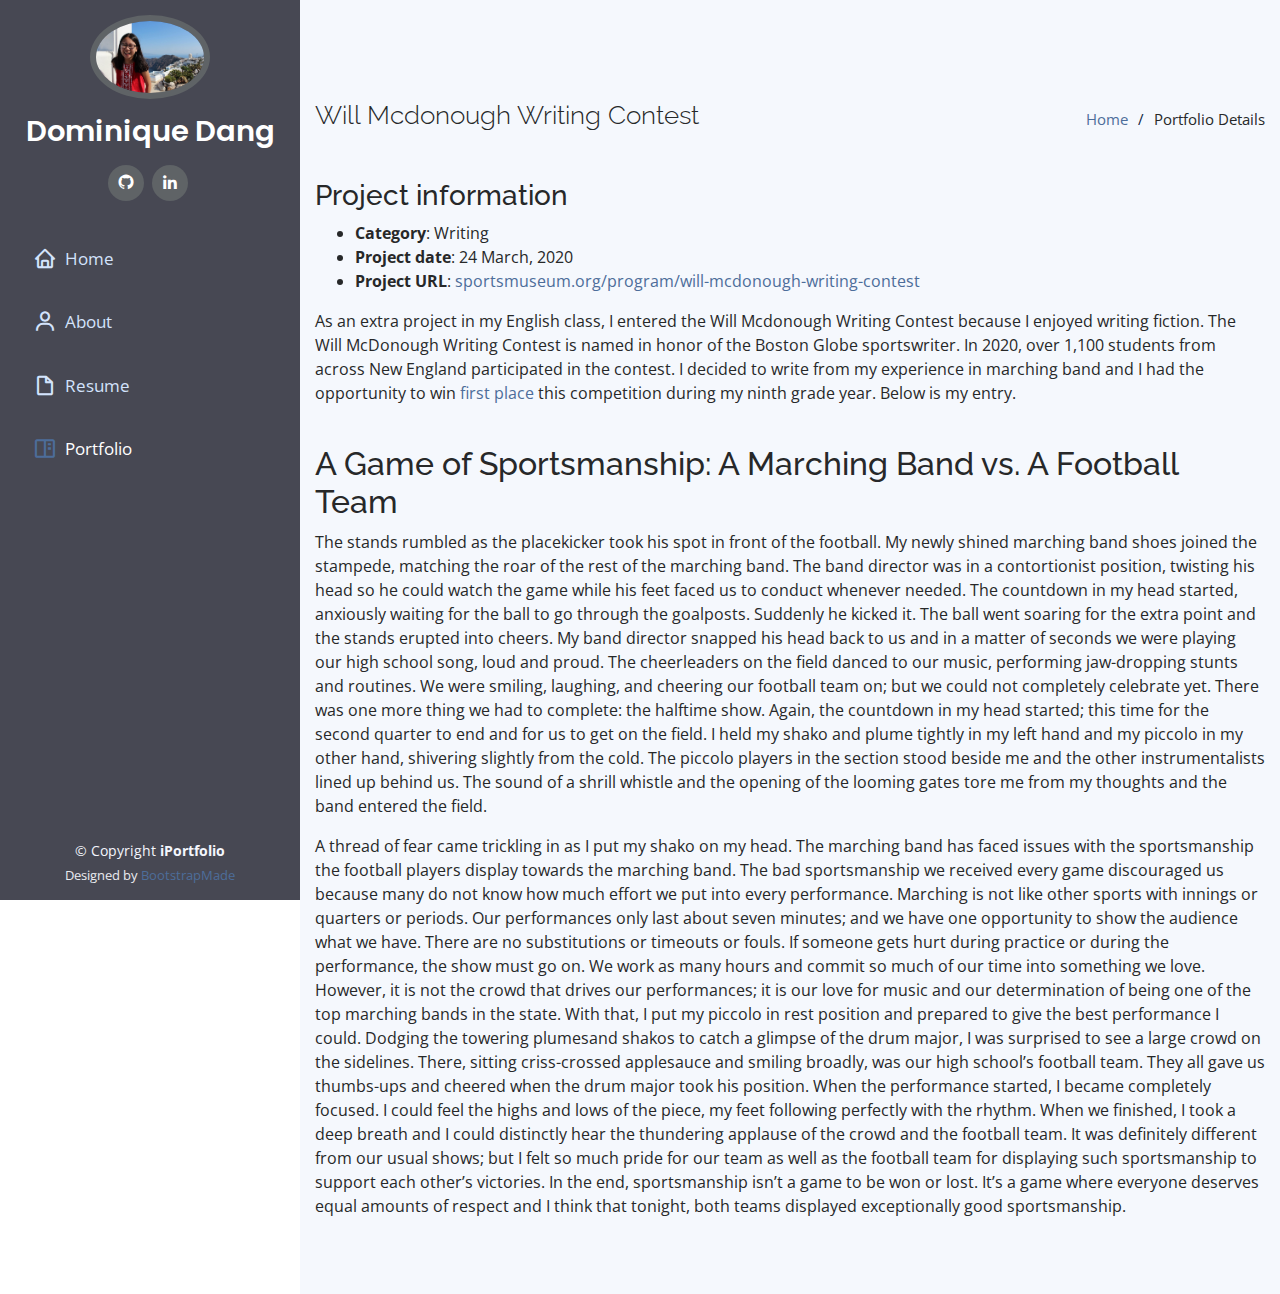
<file: portfolio-WritingComp.html>
<!DOCTYPE html>
<html lang="en">

<head>
  <meta charset="utf-8">
  <meta content="width=device-width, initial-scale=1.0" name="viewport">

  <title>Will Mcdonough Writing Contest | Dominique Dang </title>
  <meta content="" name="descriptison">
  <meta content="" name="keywords">

  <!-- Favicons -->
  <link href="assets/img/favicon.png" rel="icon">
  <link href="assets/img/apple-touch-icon.png" rel="apple-touch-icon">

  <!-- Google Fonts -->
  <link href="https://fonts.googleapis.com/css?family=Open+Sans:300,300i,400,400i,600,600i,700,700i|Raleway:300,300i,400,400i,500,500i,600,600i,700,700i|Poppins:300,300i,400,400i,500,500i,600,600i,700,700i" rel="stylesheet">

  <!-- Vendor CSS Files -->
  <link href="assets/vendor/bootstrap/css/bootstrap.min.css" rel="stylesheet">
  <link href="assets/vendor/icofont/icofont.min.css" rel="stylesheet">
  <link href="assets/vendor/boxicons/css/boxicons.min.css" rel="stylesheet">
  <link href="assets/vendor/venobox/venobox.css" rel="stylesheet">
  <link href="assets/vendor/owl.carousel/assets/owl.carousel.min.css" rel="stylesheet">
  <link href="assets/vendor/aos/aos.css" rel="stylesheet">

  <!-- Template Main CSS File -->
  <link href="assets/css/style.css" rel="stylesheet">

  <!-- =======================================================
  * Template Name: iPortfolio - v1.2.1
  * Template URL: https://bootstrapmade.com/iportfolio-bootstrap-portfolio-websites-template/
  * Author: BootstrapMade.com
  * License: https://bootstrapmade.com/license/
  ======================================================== -->
</head>

<body>

  <!-- ======= Mobile nav toggle button ======= -->
  <button type="button" class="mobile-nav-toggle d-xl-none"><i class="icofont-navigation-menu"></i></button>

  <!-- ======= Header ======= -->
  <header id="header">
    <div class="d-flex flex-column">

      <div class="profile">
        <img src="assets/img/profile-img.JPG" alt="" class="img-fluid rounded-circle">
        <h1 class="text-light"><a href="index.html">Dominique Dang</a></h1>
        <div class="social-links mt-3 text-center">
         <a href="https://github.com/dom-dang" class="github"> <i class="bx bxl-github"> </i></a>
          <a href="https://www.linkedin.com/in/dominique-dang/" class="linkedin" target="_blank"><i class="bx bxl-linkedin"></i></a>
        </div>
      </div>

      <nav class="nav-menu">
        <ul>
          <li><a href="index.html"><i class="bx bx-home"></i> <span>Home</span></a></li>
          <li><a href="#about"><i class="bx bx-user"></i> <span>About</span></a></li>
          <li><a href="#resume"><i class="bx bx-file-blank"></i> <span>Resume</span></a></li>
          <li class="active"><a href="#portfolio"><i class="bx bx-book-content"></i> Portfolio</a></li>
          <!--<li><a href="#contact"><i class="bx bx-envelope"></i> Contact</a></li> -->

        </ul>
      </nav><!-- .nav-menu -->
      <button type="button" class="mobile-nav-toggle d-xl-none"><i class="icofont-navigation-menu"></i></button>

    </div>
  </header><!-- End Header -->

  <main id="main">

    <!-- ======= Breadcrumbs ======= -->
<section id="portfolio" class="portfolio section-bg">
    <section id="breadcrumbs" class="breadcrumbs">
      <div class="container">

        <div class="d-flex justify-content-between align-items-center">
          <h2>Will Mcdonough Writing Contest</h2>
          <ol>
            <li><a href="index.html">Home</a></li>
            <li>Portfolio Details</li>
          </ol>
        </div>

      </div>
    </section><!-- End Breadcrumbs -->

    <!-- ======= Portfolio Details Section ======= -->
      <div class="container">
          <div class="portfolio-info">
            <h3>Project information</h3>
            <ul>
              <li><strong>Category</strong>: Writing</li>
              <li><strong>Project date</strong>: 24 March, 2020</li>
              <li><strong>Project URL</strong>: <a href="https://sportsmuseum.org/program/will-mcdonough-writing-contest/" target="_blank">sportsmuseum.org/program/will-mcdonough-writing-contest</a></li>
            </ul>
          </div>


        <div class="portfolio-description">
          <p>
            As an extra project in my English class, I entered the Will Mcdonough Writing Contest because I enjoyed writing fiction. The Will McDonough Writing Contest is named in honor of the Boston Globe sportswriter. In 2020, over 1,100 students from across New England participated in the contest. I decided to write from my experience in marching band and I had the opportunity to win  <a href="https://www.bostonglobe.com/2020/03/24/sports/2020-will-mcdonough-writing-contest-winners-announced/" target= "_blank"> first place </a>  this competition during my ninth grade year. Below is my entry. 
          </p>
            <br>
            <h2> A Game of Sportsmanship: A Marching Band vs. A Football Team </h2>
            <p>
            The stands rumbled as the placekicker took his spot in front of the football. My newly shined marching band shoes joined the stampede, matching the roar of the rest of the marching band. The band director 
            was in a contortionist position, twisting his head so he could watch the game while his feet faced us to conduct whenever needed. The countdown in my head started, anxiously waiting for the ball to go through the goalposts. Suddenly he kicked it. The ball went soaring for the extra point and the stands erupted into cheers. My band director snapped his head back to us and in a matter of seconds we were playing our high school song, loud and proud. The cheerleaders on the field danced to our music, performing jaw-dropping stunts and routines. We were smiling, laughing, and cheering our football team on; but we could not completely celebrate yet. There was one more thing we had to complete: the halftime show. Again, the countdown in my head started; this time for the second quarter to end and for us to get on the field. I held my shako and plume tightly in my left hand and my piccolo in my other hand, shivering slightly from the cold. The piccolo players in the section stood beside me and the other instrumentalists lined up behind us. The sound of a shrill whistle and the opening of the looming gates tore me from my thoughts and the band entered the field. </p>
            <p> A thread of fear came trickling in as I put my shako on my head. The marching band has faced issues with the sportsmanship the football players display towards the marching band. The bad sportsmanship we received every game discouraged us because many do not know how much effort we put into every performance. Marching is not like other sports with innings or quarters or periods. Our performances only last about seven minutes; and we have one opportunity to show the audience what we have. There are no substitutions or timeouts or fouls. If someone gets hurt during practice or during the performance, the show must go on. We work as many hours and commit so much of our time into something we love. However, it is not the crowd that drives our performances; it is our love for music and our determination of being one of the top marching bands in the state. With that, I put my piccolo in rest position and prepared to give the best performance I could. Dodging the towering plumesand shakos to catch a glimpse of the drum major, I was surprised to see a large crowd on the sidelines. There, sitting criss-crossed applesauce and smiling broadly, was our high school’s football team. They all gave us thumbs-ups and cheered when the drum major took his position. When the performance started, I became completely focused. I could feel the highs and lows of the piece, my feet following perfectly with the rhythm. When we finished, I took a deep breath and I could distinctly hear the thundering applause of the crowd and the football team. It was definitely different from our usual shows; but I felt so much pride for our team as well as the football team for displaying such sportsmanship to support each other’s victories. In the end, sportsmanship isn’t a game to be won or lost. It’s a game where everyone deserves equal amounts of respect and I think that tonight, both teams displayed exceptionally good sportsmanship.</p>
            
        </div>

      </div>
    </section><!-- End Portfolio Details Section -->

  </main><!-- End #main -->

  <!-- ======= Footer ======= -->
  <footer id="footer">
    <div class="container">
      <div class="copyright">
        &copy; Copyright <strong><span>iPortfolio</span></strong>
      </div>
      <div class="credits">
        Designed by <a href="https://bootstrapmade.com/">BootstrapMade</a>
      </div>
    </div>
  </footer><!-- End  Footer -->

  <a href="#" class="back-to-top"><i class="icofont-simple-up"></i></a>

  <!-- Vendor JS Files -->
  <script src="assets/vendor/jquery/jquery.min.js"></script>
  <script src="assets/vendor/bootstrap/js/bootstrap.bundle.min.js"></script>
  <script src="assets/vendor/jquery.easing/jquery.easing.min.js"></script>
  <script src="assets/vendor/php-email-form/validate.js"></script>
  <script src="assets/vendor/waypoints/jquery.waypoints.min.js"></script>
  <script src="assets/vendor/counterup/counterup.min.js"></script>
  <script src="assets/vendor/isotope-layout/isotope.pkgd.min.js"></script>
  <script src="assets/vendor/venobox/venobox.min.js"></script>
  <script src="assets/vendor/owl.carousel/owl.carousel.min.js"></script>
  <script src="assets/vendor/typed.js/typed.min.js"></script>
  <script src="assets/vendor/aos/aos.js"></script>

  <!-- Template Main JS File -->
  <script src="assets/js/main.js"></script>

</body>

</html>
</file>
<file: assets/vendor/venobox/venobox.css>
/* ------ venobox.css --------*/
.vbox-overlay *, .vbox-overlay *:before, .vbox-overlay *:after{
    -webkit-backface-visibility: hidden;
    -webkit-box-sizing:border-box;
    -moz-box-sizing:border-box;
    box-sizing:border-box;
}
.vbox-overlay * { 
    -webkit-backface-visibility: visible;
    backface-visibility: visible;
}
.vbox-overlay{
    display: -webkit-flex;
    display: flex;
    -webkit-flex-direction: column;
    flex-direction: column;
    -webkit-justify-content: center;
    justify-content: center;
    -webkit-align-items: center;
    align-items: center;
    position: fixed;
    left: 0;
    top: 0;
    bottom: 0;
    right: 0;
    z-index: 1040;
    -webkit-transform:translateZ(1000px);
    transform: translateZ(1000px);
    transform-style: preserve-3d;
}

/* ----- navigation ----- */
.vbox-title{
    width: 100%;
    height: 40px;
    float: left;
    text-align: center;
    line-height: 28px;
    font-size: 12px;
    padding: 6px 40px;
    overflow: hidden;
    position: fixed;
    display: none;
    left: 0;
    z-index: 1050;
}
.vbox-close{
    cursor: pointer;
    position: fixed;
    top: -1px;
    right: 0;
    width: 50px;
    height: 40px;
    padding: 6px;
    display: block;
    background-position:10px center;
    overflow: hidden;
    font-size: 24px;
    line-height: 1;
    text-align: center;
    z-index: 1050;
}
.vbox-num{
    cursor: pointer;
    position: fixed;
    left: 0;
    height: 40px;
    display: block;
    overflow: hidden;
    line-height: 28px;
    font-size: 12px;
    padding: 6px 10px;
    display: none;
    z-index: 1050;
}
/* ----- navigation ARROWS ----- */
.vbox-next, .vbox-prev{
    position: fixed;
    top: 50%;
    margin-top: -15px;
    overflow: hidden;
    cursor: pointer;
    display: block;
    width: 45px;
    height: 45px;
    z-index: 1050;
}
.vbox-next span, .vbox-prev span{
    position: relative;
    width: 20px;
    height: 20px;
    border: 2px solid transparent;
    border-top-color: #B6B6B6;
    border-right-color: #B6B6B6;
    text-indent: -100px;
    position: absolute;
    top: 8px;
    display: block;
}
.vbox-prev{
    left: 15px;
}
.vbox-next{
    right: 15px;
}
.vbox-prev span{
    left: 10px;
    -ms-transform: rotate(-135deg);
    -webkit-transform: rotate(-135deg);
    transform: rotate(-135deg);
}
.vbox-next span{
    -ms-transform: rotate(45deg);
    -webkit-transform: rotate(45deg);
    transform: rotate(45deg);
    right: 10px;
}
/* ------- inline window ------ */
.vbox-inline{
    width: 420px;
    height: 315px;
    height: 70vh;
    padding: 10px;
    background: #fff;
    margin: 0 auto;
    overflow: auto;
    text-align: left;
}
/* ------- Video & iFrames window ------ */
.venoframe{
    max-width: 100%;
    width: 100%;
    border: none;
    width: 100%;
    height: 260px;
    height: 70vh;
}
.venoframe.vbvid{
    height: 260px;
}
@media (min-width: 768px) {
    .venoframe, .vbox-inline{
        width: 90%;
        height: 360px;
        height: 70vh;
    }
    .venoframe.vbvid{
        width: 640px;
        height: 360px;
    }
}
@media (min-width: 992px) {
    .venoframe, .vbox-inline{
        max-width: 1200px;
        width: 80%;
        height: 540px;
        height: 70vh;
    }
    .venoframe.vbvid{
        width: 960px;
        height: 540px;
    }
}
/* 
Please do NOT edit this part! 
or at least read this note: http://i.imgur.com/7C0ws9e.gif
*/
.vbox-open{
    overflow: hidden;
}
.vbox-container{
    position: absolute;
    left: 0;
    right: 0;
    top: 0;
    bottom: 0;
    overflow-x: hidden;
    overflow-y: scroll;
    overflow-scrolling: touch;
    -webkit-overflow-scrolling: touch;
    z-index: 20;
    max-height: 100%;

}

.vbox-content{
    text-align: center;
    float: left;
    width: 100%;
    position: relative;
    overflow: hidden;
    padding: 20px 4%;
}
.vbox-container img{
    max-width: 100%;
    height: auto;
}
.vbox-figlio{
    box-shadow: 0 0 12px rgba(0,0,0,0.19), 0 6px 6px rgba(0,0,0,0.23);
    max-width: 100%;
    text-align: initial;
}
img.vbox-figlio{
    -webkit-user-select: none;
-khtml-user-select: none;
-moz-user-select: none;
-o-user-select: none;
user-select: none;
}
.vbox-content.swipe-left{
    margin-left: -200px !important;
}
.vbox-content.swipe-right{
    margin-left: 200px !important;
}
.vbox-animated{
    webkit-transition: margin 300ms ease-out;
    transition: margin 300ms ease-out;
}

/* ---------- preloader ----------
 * SPINKIT 
 * http://tobiasahlin.com/spinkit/
-------------------------------- */
.sk-double-bounce,.sk-rotating-plane{width:40px;height:40px;margin:40px auto}.sk-rotating-plane{background-color:#333;-webkit-animation:sk-rotatePlane 1.2s infinite ease-in-out;animation:sk-rotatePlane 1.2s infinite ease-in-out}@-webkit-keyframes sk-rotatePlane{0%{-webkit-transform:perspective(120px) rotateX(0) rotateY(0);transform:perspective(120px) rotateX(0) rotateY(0)}50%{-webkit-transform:perspective(120px) rotateX(-180.1deg) rotateY(0);transform:perspective(120px) rotateX(-180.1deg) rotateY(0)}100%{-webkit-transform:perspective(120px) rotateX(-180deg) rotateY(-179.9deg);transform:perspective(120px) rotateX(-180deg) rotateY(-179.9deg)}}@keyframes sk-rotatePlane{0%{-webkit-transform:perspective(120px) rotateX(0) rotateY(0);transform:perspective(120px) rotateX(0) rotateY(0)}50%{-webkit-transform:perspective(120px) rotateX(-180.1deg) rotateY(0);transform:perspective(120px) rotateX(-180.1deg) rotateY(0)}100%{-webkit-transform:perspective(120px) rotateX(-180deg) rotateY(-179.9deg);transform:perspective(120px) rotateX(-180deg) rotateY(-179.9deg)}}.sk-double-bounce{position:relative}.sk-double-bounce .sk-child{width:100%;height:100%;border-radius:50%;background-color:#333;opacity:.6;position:absolute;top:0;left:0;-webkit-animation:sk-doubleBounce 2s infinite ease-in-out;animation:sk-doubleBounce 2s infinite ease-in-out}.sk-chasing-dots .sk-child,.sk-spinner-pulse,.sk-three-bounce .sk-child{background-color:#333;border-radius:100%}.sk-double-bounce .sk-double-bounce2{-webkit-animation-delay:-1s;animation-delay:-1s}@-webkit-keyframes sk-doubleBounce{0%,100%{-webkit-transform:scale(0);transform:scale(0)}50%{-webkit-transform:scale(1);transform:scale(1)}}@keyframes sk-doubleBounce{0%,100%{-webkit-transform:scale(0);transform:scale(0)}50%{-webkit-transform:scale(1);transform:scale(1)}}.sk-wave{margin:40px auto;width:50px;height:40px;text-align:center;font-size:10px}.sk-wave .sk-rect{background-color:#333;height:100%;width:6px;display:inline-block;-webkit-animation:sk-waveStretchDelay 1.2s infinite ease-in-out;animation:sk-waveStretchDelay 1.2s infinite ease-in-out}.sk-wave .sk-rect1{-webkit-animation-delay:-1.2s;animation-delay:-1.2s}.sk-wave .sk-rect2{-webkit-animation-delay:-1.1s;animation-delay:-1.1s}.sk-wave .sk-rect3{-webkit-animation-delay:-1s;animation-delay:-1s}.sk-wave .sk-rect4{-webkit-animation-delay:-.9s;animation-delay:-.9s}.sk-wave .sk-rect5{-webkit-animation-delay:-.8s;animation-delay:-.8s}@-webkit-keyframes sk-waveStretchDelay{0%,100%,40%{-webkit-transform:scaleY(.4);transform:scaleY(.4)}20%{-webkit-transform:scaleY(1);transform:scaleY(1)}}@keyframes sk-waveStretchDelay{0%,100%,40%{-webkit-transform:scaleY(.4);transform:scaleY(.4)}20%{-webkit-transform:scaleY(1);transform:scaleY(1)}}.sk-wandering-cubes{margin:40px auto;width:40px;height:40px;position:relative}.sk-wandering-cubes .sk-cube{background-color:#333;width:10px;height:10px;position:absolute;top:0;left:0;-webkit-animation:sk-wanderingCube 1.8s ease-in-out -1.8s infinite both;animation:sk-wanderingCube 1.8s ease-in-out -1.8s infinite both}.sk-chasing-dots,.sk-spinner-pulse{width:40px;height:40px;margin:40px auto}.sk-wandering-cubes .sk-cube2{-webkit-animation-delay:-.9s;animation-delay:-.9s}@-webkit-keyframes sk-wanderingCube{0%{-webkit-transform:rotate(0);transform:rotate(0)}25%{-webkit-transform:translateX(30px) rotate(-90deg) scale(.5);transform:translateX(30px) rotate(-90deg) scale(.5)}50%{-webkit-transform:translateX(30px) translateY(30px) rotate(-179deg);transform:translateX(30px) translateY(30px) rotate(-179deg)}50.1%{-webkit-transform:translateX(30px) translateY(30px) rotate(-180deg);transform:translateX(30px) translateY(30px) rotate(-180deg)}75%{-webkit-transform:translateX(0) translateY(30px) rotate(-270deg) scale(.5);transform:translateX(0) translateY(30px) rotate(-270deg) scale(.5)}100%{-webkit-transform:rotate(-360deg);transform:rotate(-360deg)}}@keyframes sk-wanderingCube{0%{-webkit-transform:rotate(0);transform:rotate(0)}25%{-webkit-transform:translateX(30px) rotate(-90deg) scale(.5);transform:translateX(30px) rotate(-90deg) scale(.5)}50%{-webkit-transform:translateX(30px) translateY(30px) rotate(-179deg);transform:translateX(30px) translateY(30px) rotate(-179deg)}50.1%{-webkit-transform:translateX(30px) translateY(30px) rotate(-180deg);transform:translateX(30px) translateY(30px) rotate(-180deg)}75%{-webkit-transform:translateX(0) translateY(30px) rotate(-270deg) scale(.5);transform:translateX(0) translateY(30px) rotate(-270deg) scale(.5)}100%{-webkit-transform:rotate(-360deg);transform:rotate(-360deg)}}.sk-spinner-pulse{-webkit-animation:sk-pulseScaleOut 1s infinite ease-in-out;animation:sk-pulseScaleOut 1s infinite ease-in-out}@-webkit-keyframes sk-pulseScaleOut{0%{-webkit-transform:scale(0);transform:scale(0)}100%{-webkit-transform:scale(1);transform:scale(1);opacity:0}}@keyframes sk-pulseScaleOut{0%{-webkit-transform:scale(0);transform:scale(0)}100%{-webkit-transform:scale(1);transform:scale(1);opacity:0}}.sk-chasing-dots{position:relative;text-align:center;-webkit-animation:sk-chasingDotsRotate 2s infinite linear;animation:sk-chasingDotsRotate 2s infinite linear}.sk-chasing-dots .sk-child{width:60%;height:60%;display:inline-block;position:absolute;top:0;-webkit-animation:sk-chasingDotsBounce 2s infinite ease-in-out;animation:sk-chasingDotsBounce 2s infinite ease-in-out}.sk-chasing-dots .sk-dot2{top:auto;bottom:0;-webkit-animation-delay:-1s;animation-delay:-1s}@-webkit-keyframes sk-chasingDotsRotate{100%{-webkit-transform:rotate(360deg);transform:rotate(360deg)}}@keyframes sk-chasingDotsRotate{100%{-webkit-transform:rotate(360deg);transform:rotate(360deg)}}@-webkit-keyframes sk-chasingDotsBounce{0%,100%{-webkit-transform:scale(0);transform:scale(0)}50%{-webkit-transform:scale(1);transform:scale(1)}}@keyframes sk-chasingDotsBounce{0%,100%{-webkit-transform:scale(0);transform:scale(0)}50%{-webkit-transform:scale(1);transform:scale(1)}}.sk-three-bounce{margin:40px auto;width:80px;text-align:center}.sk-three-bounce .sk-child{width:20px;height:20px;display:inline-block;-webkit-animation:sk-three-bounce 1.4s ease-in-out 0s infinite both;animation:sk-three-bounce 1.4s ease-in-out 0s infinite both}.sk-circle .sk-child:before,.sk-fading-circle .sk-circle:before{display:block;border-radius:100%;content:'';background-color:#333}.sk-three-bounce .sk-bounce1{-webkit-animation-delay:-.32s;animation-delay:-.32s}.sk-three-bounce .sk-bounce2{-webkit-animation-delay:-.16s;animation-delay:-.16s}@-webkit-keyframes sk-three-bounce{0%,100%,80%{-webkit-transform:scale(0);transform:scale(0)}40%{-webkit-transform:scale(1);transform:scale(1)}}@keyframes sk-three-bounce{0%,100%,80%{-webkit-transform:scale(0);transform:scale(0)}40%{-webkit-transform:scale(1);transform:scale(1)}}.sk-circle{margin:40px auto;width:40px;height:40px;position:relative}.sk-circle .sk-child{width:100%;height:100%;position:absolute;left:0;top:0}.sk-circle .sk-child:before{margin:0 auto;width:15%;height:15%;-webkit-animation:sk-circleBounceDelay 1.2s infinite ease-in-out both;animation:sk-circleBounceDelay 1.2s infinite ease-in-out both}.sk-circle .sk-circle2{-webkit-transform:rotate(30deg);-ms-transform:rotate(30deg);transform:rotate(30deg)}.sk-circle .sk-circle3{-webkit-transform:rotate(60deg);-ms-transform:rotate(60deg);transform:rotate(60deg)}.sk-circle .sk-circle4{-webkit-transform:rotate(90deg);-ms-transform:rotate(90deg);transform:rotate(90deg)}.sk-circle .sk-circle5{-webkit-transform:rotate(120deg);-ms-transform:rotate(120deg);transform:rotate(120deg)}.sk-circle .sk-circle6{-webkit-transform:rotate(150deg);-ms-transform:rotate(150deg);transform:rotate(150deg)}.sk-circle .sk-circle7{-webkit-transform:rotate(180deg);-ms-transform:rotate(180deg);transform:rotate(180deg)}.sk-circle .sk-circle8{-webkit-transform:rotate(210deg);-ms-transform:rotate(210deg);transform:rotate(210deg)}.sk-circle .sk-circle9{-webkit-transform:rotate(240deg);-ms-transform:rotate(240deg);transform:rotate(240deg)}.sk-circle .sk-circle10{-webkit-transform:rotate(270deg);-ms-transform:rotate(270deg);transform:rotate(270deg)}.sk-circle .sk-circle11{-webkit-transform:rotate(300deg);-ms-transform:rotate(300deg);transform:rotate(300deg)}.sk-circle .sk-circle12{-webkit-transform:rotate(330deg);-ms-transform:rotate(330deg);transform:rotate(330deg)}.sk-circle .sk-circle2:before{-webkit-animation-delay:-1.1s;animation-delay:-1.1s}.sk-circle .sk-circle3:before{-webkit-animation-delay:-1s;animation-delay:-1s}.sk-circle .sk-circle4:before{-webkit-animation-delay:-.9s;animation-delay:-.9s}.sk-circle .sk-circle5:before{-webkit-animation-delay:-.8s;animation-delay:-.8s}.sk-circle .sk-circle6:before{-webkit-animation-delay:-.7s;animation-delay:-.7s}.sk-circle .sk-circle7:before{-webkit-animation-delay:-.6s;animation-delay:-.6s}.sk-circle .sk-circle8:before{-webkit-animation-delay:-.5s;animation-delay:-.5s}.sk-circle .sk-circle9:before{-webkit-animation-delay:-.4s;animation-delay:-.4s}.sk-circle .sk-circle10:before{-webkit-animation-delay:-.3s;animation-delay:-.3s}.sk-circle .sk-circle11:before{-webkit-animation-delay:-.2s;animation-delay:-.2s}.sk-circle .sk-circle12:before{-webkit-animation-delay:-.1s;animation-delay:-.1s}@-webkit-keyframes sk-circleBounceDelay{0%,100%,80%{-webkit-transform:scale(0);transform:scale(0)}40%{-webkit-transform:scale(1);transform:scale(1)}}@keyframes sk-circleBounceDelay{0%,100%,80%{-webkit-transform:scale(0);transform:scale(0)}40%{-webkit-transform:scale(1);transform:scale(1)}}.sk-cube-grid{width:40px;height:40px;margin:40px auto}.sk-cube-grid .sk-cube{width:33.33%;height:33.33%;background-color:#333;float:left;-webkit-animation:sk-cubeGridScaleDelay 1.3s infinite ease-in-out;animation:sk-cubeGridScaleDelay 1.3s infinite ease-in-out}.sk-cube-grid .sk-cube1{-webkit-animation-delay:.2s;animation-delay:.2s}.sk-cube-grid .sk-cube2{-webkit-animation-delay:.3s;animation-delay:.3s}.sk-cube-grid .sk-cube3{-webkit-animation-delay:.4s;animation-delay:.4s}.sk-cube-grid .sk-cube4{-webkit-animation-delay:.1s;animation-delay:.1s}.sk-cube-grid .sk-cube5{-webkit-animation-delay:.2s;animation-delay:.2s}.sk-cube-grid .sk-cube6{-webkit-animation-delay:.3s;animation-delay:.3s}.sk-cube-grid .sk-cube7{-webkit-animation-delay:0ms;animation-delay:0ms}.sk-cube-grid .sk-cube8{-webkit-animation-delay:.1s;animation-delay:.1s}.sk-cube-grid .sk-cube9{-webkit-animation-delay:.2s;animation-delay:.2s}@-webkit-keyframes sk-cubeGridScaleDelay{0%,100%,70%{-webkit-transform:scale3D(1,1,1);transform:scale3D(1,1,1)}35%{-webkit-transform:scale3D(0,0,1);transform:scale3D(0,0,1)}}@keyframes sk-cubeGridScaleDelay{0%,100%,70%{-webkit-transform:scale3D(1,1,1);transform:scale3D(1,1,1)}35%{-webkit-transform:scale3D(0,0,1);transform:scale3D(0,0,1)}}.sk-fading-circle{margin:40px auto;width:40px;height:40px;position:relative}.sk-fading-circle .sk-circle{width:100%;height:100%;position:absolute;left:0;top:0}.sk-fading-circle .sk-circle:before{margin:0 auto;width:15%;height:15%;-webkit-animation:sk-circleFadeDelay 1.2s infinite ease-in-out both;animation:sk-circleFadeDelay 1.2s infinite ease-in-out both}.sk-fading-circle .sk-circle2{-webkit-transform:rotate(30deg);-ms-transform:rotate(30deg);transform:rotate(30deg)}.sk-fading-circle .sk-circle3{-webkit-transform:rotate(60deg);-ms-transform:rotate(60deg);transform:rotate(60deg)}.sk-fading-circle .sk-circle4{-webkit-transform:rotate(90deg);-ms-transform:rotate(90deg);transform:rotate(90deg)}.sk-fading-circle .sk-circle5{-webkit-transform:rotate(120deg);-ms-transform:rotate(120deg);transform:rotate(120deg)}.sk-fading-circle .sk-circle6{-webkit-transform:rotate(150deg);-ms-transform:rotate(150deg);transform:rotate(150deg)}.sk-fading-circle .sk-circle7{-webkit-transform:rotate(180deg);-ms-transform:rotate(180deg);transform:rotate(180deg)}.sk-fading-circle .sk-circle8{-webkit-transform:rotate(210deg);-ms-transform:rotate(210deg);transform:rotate(210deg)}.sk-fading-circle .sk-circle9{-webkit-transform:rotate(240deg);-ms-transform:rotate(240deg);transform:rotate(240deg)}.sk-fading-circle .sk-circle10{-webkit-transform:rotate(270deg);-ms-transform:rotate(270deg);transform:rotate(270deg)}.sk-fading-circle .sk-circle11{-webkit-transform:rotate(300deg);-ms-transform:rotate(300deg);transform:rotate(300deg)}.sk-fading-circle .sk-circle12{-webkit-transform:rotate(330deg);-ms-transform:rotate(330deg);transform:rotate(330deg)}.sk-fading-circle .sk-circle2:before{-webkit-animation-delay:-1.1s;animation-delay:-1.1s}.sk-fading-circle .sk-circle3:before{-webkit-animation-delay:-1s;animation-delay:-1s}.sk-fading-circle .sk-circle4:before{-webkit-animation-delay:-.9s;animation-delay:-.9s}.sk-fading-circle .sk-circle5:before{-webkit-animation-delay:-.8s;animation-delay:-.8s}.sk-fading-circle .sk-circle6:before{-webkit-animation-delay:-.7s;animation-delay:-.7s}.sk-fading-circle .sk-circle7:before{-webkit-animation-delay:-.6s;animation-delay:-.6s}.sk-fading-circle .sk-circle8:before{-webkit-animation-delay:-.5s;animation-delay:-.5s}.sk-fading-circle .sk-circle9:before{-webkit-animation-delay:-.4s;animation-delay:-.4s}.sk-fading-circle .sk-circle10:before{-webkit-animation-delay:-.3s;animation-delay:-.3s}.sk-fading-circle .sk-circle11:before{-webkit-animation-delay:-.2s;animation-delay:-.2s}.sk-fading-circle .sk-circle12:before{-webkit-animation-delay:-.1s;animation-delay:-.1s}@-webkit-keyframes sk-circleFadeDelay{0%,100%,39%{opacity:0}40%{opacity:1}}@keyframes sk-circleFadeDelay{0%,100%,39%{opacity:0}40%{opacity:1}}.sk-folding-cube{margin:40px auto;width:40px;height:40px;position:relative;-webkit-transform:rotateZ(45deg);transform:rotateZ(45deg)}.sk-folding-cube .sk-cube{float:left;width:50%;height:50%;position:relative;-webkit-transform:scale(1.1);-ms-transform:scale(1.1);transform:scale(1.1)}.sk-folding-cube .sk-cube:before{content:'';position:absolute;top:0;left:0;width:100%;height:100%;background-color:#333;-webkit-animation:sk-foldCubeAngle 2.4s infinite linear both;animation:sk-foldCubeAngle 2.4s infinite linear both;-webkit-transform-origin:100% 100%;-ms-transform-origin:100% 100%;transform-origin:100% 100%}.sk-folding-cube .sk-cube2{-webkit-transform:scale(1.1) rotateZ(90deg);transform:scale(1.1) rotateZ(90deg)}.sk-folding-cube .sk-cube3{-webkit-transform:scale(1.1) rotateZ(180deg);transform:scale(1.1) rotateZ(180deg)}.sk-folding-cube .sk-cube4{-webkit-transform:scale(1.1) rotateZ(270deg);transform:scale(1.1) rotateZ(270deg)}.sk-folding-cube .sk-cube2:before{-webkit-animation-delay:.3s;animation-delay:.3s}.sk-folding-cube .sk-cube3:before{-webkit-animation-delay:.6s;animation-delay:.6s}.sk-folding-cube .sk-cube4:before{-webkit-animation-delay:.9s;animation-delay:.9s}@-webkit-keyframes sk-foldCubeAngle{0%,10%{-webkit-transform:perspective(140px) rotateX(-180deg);transform:perspective(140px) rotateX(-180deg);opacity:0}25%,75%{-webkit-transform:perspective(140px) rotateX(0);transform:perspective(140px) rotateX(0);opacity:1}100%,90%{-webkit-transform:perspective(140px) rotateY(180deg);transform:perspective(140px) rotateY(180deg);opacity:0}}@keyframes sk-foldCubeAngle{0%,10%{-webkit-transform:perspective(140px) rotateX(-180deg);transform:perspective(140px) rotateX(-180deg);opacity:0}25%,75%{-webkit-transform:perspective(140px) rotateX(0);transform:perspective(140px) rotateX(0);opacity:1}100%,90%{-webkit-transform:perspective(140px) rotateY(180deg);transform:perspective(140px) rotateY(180deg);opacity:0}}
</file>
<file: assets/css/style.css>
/**
* Template Name: iPortfolio - v1.2.1
* Template URL: https://bootstrapmade.com/iportfolio-bootstrap-portfolio-websites-template/
* Author: BootstrapMade.com
* License: https://bootstrapmade.com/license/
*/

/*--------------------------------------------------------------
# General
--------------------------------------------------------------*/
body {
  font-family: "Open Sans", sans-serif;
  color: #272829;
}

a {
  color: #4d6d9a;
}

a:hover {
  color: #4d6d9a;
  text-decoration: none;
}

h1, h2, h3, h4, h5, h6 {
  font-family: "Raleway", sans-serif;
}

/*--------------------------------------------------------------
# Back to top button
--------------------------------------------------------------*/
.back-to-top {
  position: fixed;
  display: none;
  width: 40px;
  height: 40px;
  border-radius: 50px;
  right: 15px;
  bottom: 15px;
  background: #4d6d9a;
  color: #fff;
  transition: display 0.5s ease-in-out;
  z-index: 99999;
}

.back-to-top i {
  font-size: 24px;
  position: absolute;
  top: 7px;
  left: 8px;
}

.back-to-top:hover {
  color: #fff;
  background: #4d6d9a;
  transition: background 0.2s ease-in-out;
}

/*--------------------------------------------------------------
# Header
--------------------------------------------------------------*/
#header {
  position: fixed;
  top: 0;
  left: 0;
  bottom: 0;
  width: 300px;
  transition: all ease-in-out 0.5s;
  z-index: 9997;
  transition: all 0.5s;
  padding: 0 15px;
  background: #474853;
  overflow-y: auto;
}

#header .profile img {
  margin: 15px auto;
  display: block;
  width: 120px;
  border: 6px solid #5f6366;
}

#header .profile h1 {
  font-size: 29px;
  margin: 0;
  padding: 0;
  font-weight: 600;
  -moz-text-align-last: center;
  text-align-last: center;
  font-family: "Poppins", sans-serif;
}

#header .profile h1 a, #header .profile h1 a:hover {
  color: #fff;
  text-decoration: none;
}

#header .profile .social-links a {
  font-size: 18px;
  display: inline-block;
  background: #5f6366;
  color: #fff;
  line-height: 1;
  padding: 8px 0;
  margin-right: 4px;
  border-radius: 50%;
  text-align: center;
  width: 36px;
  height: 36px;
  transition: 0.3s;
}

#header .profile .social-links a:hover {
  background: #4d6d9a;
  color: #fff;
  text-decoration: none;
}

#main {
  margin-left: 300px;
}

@media (max-width: 1199px) {
  #header {
    left: -300px;
  }
  #main {
    margin-left: 0;
  }
}

/*--------------------------------------------------------------
# Navigation Menu
--------------------------------------------------------------*/
/* Desktop Navigation */
.nav-menu {
  padding-top: 30px;
}

.nav-menu * {
  margin: 0;
  padding: 0;
  list-style: none;
}

.nav-menu > ul > li {
  position: relative;
  white-space: nowrap;
}

.nav-menu a {
  display: flex;
  align-items: center;
  color: #d3e3fc;
  padding: 15px 18px;
  margin-bottom: 8px;
  transition: 0.3s;
  font-size: 17px;
}

.nav-menu a i {
  font-size: 24px;
  padding-right: 8px;
  color: #d3e3fc;
}

.nav-menu a:hover, .nav-menu .active > a, .nav-menu li:hover > a {
  text-decoration: none;
  color: #fff;
}

.nav-menu a:hover i, .nav-menu .active > a i, .nav-menu li:hover > a i {
  color: #4d6d9a;
}

/* Mobile Navigation */
.mobile-nav-toggle {
  position: fixed;
  right: 15px;
  top: 15px;
  z-index: 9998;
  border: 0;
  background: none;
  font-size: 24px;
  transition: all 0.4s;
  outline: none !important;
  line-height: 1;
  cursor: pointer;
  text-align: right;
}

.mobile-nav-toggle i {
  color: #4d6d9a;
}

.mobile-nav-active {
  overflow: hidden;
}

.mobile-nav-active #header {
  left: 0;
}

.mobile-nav-active .mobile-nav-toggle i {
  color: #fff;
}

/*--------------------------------------------------------------
# Hero Section
--------------------------------------------------------------*/
#hero {
  width: 100%;
  height: 100vh;
  background: url("../img/profile-img.JPG") top center;
  background-size: cover;
}

#hero:before {
  content: "";
  background: rgba(5, 13, 24, 0.3);
  position: absolute;
  bottom: 0;
  top: 0;
  left: 0;
  right: 0;
  z-index: 1;
}

#hero .hero-container {
  position: relative;
  z-index: 2;
  min-width: 300px;
}

#hero h1 {
  margin: 0 0 10px 0;
  font-size: 64px;
  font-weight: 700;
  line-height: 56px;
  color: #fff;
}

#hero p {
  color: #fff;
  margin-bottom: 50px;
  font-size: 26px;
  font-family: "Poppins", sans-serif;
}

#hero p span {
  color: #fff;
  padding-bottom: 4px;
  letter-spacing: 1px;
  border-bottom: 3px solid #d3e3fc; 
}

@media (min-width: 1024px) {
  #hero {
    background-attachment: fixed;
  }
}

@media (max-width: 768px) {
  #hero h1 {
    font-size: 28px;
    line-height: 36px;
    position: absolute;
    right: 0;
  }
  #hero h2 {
    font-size: 18px;
    line-height: 24px;
    margin-bottom: 30px;
    position: absolute;
      right: 0;
  }
}

/*--------------------------------------------------------------
# Sections General
--------------------------------------------------------------*/
section {
  padding: 60px 0;
  overflow: hidden;
}

.section-bg {
  background: #f5f8fd;
}

.section-title {
  padding-bottom: 20px;
}

.section-title h2 {
  font-size: 32px;
  font-weight: bold;
  margin-bottom: 20px;
  padding-bottom: 20px;
  position: relative;
  color: #05386b;
}

.section-title h2::after {
  content: '';
  position: absolute;
  display: block;
  width: 50px;
  height: 3px;
  background: #5f6366;  
  bottom: 0;
  left: 0;
}

.section-title p {
  margin-bottom: 0;
}

a:hover {
  color: #05386b;
  text-decoration: underline;
}

a:active {
  color: rgba(5, 13, 24, 0.3);
}

/*--------------------------------------------------------------
# About
--------------------------------------------------------------*/
.about .content h3 {
  font-weight: 700;
  font-size: 26px;
  color: #5f6366;
}

.about .content ul {
  list-style: none;
  padding: 0;
}

.about .content ul li {
  padding-bottom: 10px;
}

.about .content ul i {
  font-size: 20px;
  padding-right: 2px;
  color: #05386b;
}

.about .content p:last-child {
  margin-bottom: 0;
}



.carousel-inner > .item > img,
.carousel-inner > .item > a > img {
    margin: auto;
  }

/*--------------------------------------------------------------
# Facts
--------------------------------------------------------------*/
.facts {
  padding-bottom: 30px;
}

.facts .count-box {
  padding: 30px;
  width: 100%;
}

.facts .count-box i {
  display: block;
  font-size: 44px;
  color: #05386b;
  float: left;
}

.facts .count-box span {
  font-size: 48px;
  line-height: 40px;
  display: block;
  font-weight: 700;
  color: #050d18;
  margin-left: 60px;
}

.facts .count-box p {
  padding: 15px 0 0 0;
  margin: 0 0 0 60px;
  font-family: "Raleway", sans-serif;
  font-size: 14px;
  color: #122f57;
}

.facts .count-box a {
  font-weight: 600;
  display: block;
  margin-top: 20px;
  color: #122f57;
  font-size: 15px;
  font-family: "Poppins", sans-serif;
  transition: ease-in-out 0.3s;
}

.facts .count-box a:hover {
  color: #1f5297;
}

/*--------------------------------------------------------------
# Akills
--------------------------------------------------------------*/
.skills .progress {
  height: 50px;
  display: block;
  background: none;
}

.skills .progress .skill {
  padding: 0;
  margin: 0 0 6px 0;
  text-transform: uppercase;
  display: block;
  font-weight: 600;
  font-family: "Poppins", sans-serif;
  color: #050d18;
}

.skills .progress .skill .val {
  float: right;
  font-style: normal;
}

.skills .progress-bar-wrap {
  background: #dce8f8;
}

.skills .progress-bar {
  width: 1px;
  height: 10px;
  transition: .9s;
  background-color: #05386b;
}

/*--------------------------------------------------------------
# Resume
--------------------------------------------------------------*/
.resume .resume-title {
  font-size: 26px;
  font-weight: 700;
  margin-top: 20px;
  margin-bottom: 20px;
  color: #050d18;
}

.resume .resume-item {
  padding: 0 0 20px 20px;
  margin-top: -2px;
  border-left: 2px solid #05386b;
  position: relative;
}

.resume .resume-item h4 {
  line-height: 18px;
  font-size: 18px;
  font-weight: 600;
  text-transform: uppercase;
  font-family: "Poppins", sans-serif;
  color: #050d18;
  margin-bottom: 10px;
}

.resume .resume-item h5 {
  font-size: 16px;
  background: #d3e3fc;
  padding: 5px 10px;
  display: inline-block;
  font-weight: 600;
  margin-bottom: 10px;
}

.resume .resume-item ul {
  padding-left: 20px;
}

.resume .resume-item ul li {
  padding-bottom: 10px;
}

.resume .resume-item:last-child {
  padding-bottom: 0;
}

.resume .resume-item::before {
  content: "";
  position: absolute;
  width: 16px;
  height: 16px;
  border-radius: 50px;
  left: -9px;
  top: 0;
  background: #fff;
  border: 2px solid #05386b;
}

 summary {
  line-height: 18px;
  display: block;
  font-size: 18px;
  font-weight: 600;
  outline: none; 
  text-transform: uppercase;
  font-family: "Poppins", sans-serif;
  color: #050d18;
  margin-bottom: 10px;
}

.resume .social-links a:hover {
  background: #4d6d9a;
  color: #fff;
  text-decoration: none;
}


/*--------------------------------------------------------------
# Portfolio
--------------------------------------------------------------*/
.portfolio .portfolio-item {
  margin-bottom: 30px;
}

.portfolio #portfolio-flters {
  padding: 0;
  margin: 0 auto 35px auto;
  list-style: none;
  text-align: center;
  background: #fff;
  border-radius: 50px;
  padding: 2px 15px;
}

.portfolio #portfolio-flters li {
  cursor: pointer;
  display: inline-block;
  padding: 10px 15px 8px 15px;
  font-size: 14px;
  font-weight: 600;
  line-height: 1;
  text-transform: uppercase;
  color: #272829;
  margin-bottom: 5px;
  transition: all 0.3s ease-in-out;
}

.portfolio #portfolio-flters li:hover, .portfolio #portfolio-flters li.filter-active {
  color: #05386b;
}

.portfolio #portfolio-flters li:last-child {
  margin-right: 0;
}

.portfolio .portfolio-wrap {
  transition: 0.3s;
  position: relative;
  overflow: hidden;
  z-index: 1;
}

.portfolio .portfolio-wrap::before {
  content: "";
  background: rgba(255, 255, 255, 0.5);
  position: absolute;
  left: 0;
  right: 0;
  top: 0;
  bottom: 0;
  transition: all ease-in-out 0.3s;
  z-index: 2;
  opacity: 0;
}

.portfolio .portfolio-wrap .portfolio-links {
  opacity: 1;
  left: 0;
  right: 0;
  bottom: -60px;
  z-index: 3;
  position: absolute;
  transition: all ease-in-out 0.3s;
  display: flex;
  justify-content: center;
}

.portfolio .portfolio-wrap .portfolio-links a {
  color: #fff;
  font-size: 28px;
  text-align: center;
  background: #05386b;
  transition: 0.3s;
  width: 50%;
}
/*rgba(20, 157, 221, 0.75); 
rgba(20, 157, 221, 0.95) */

.portfolio .portfolio-wrap .portfolio-links a:hover {
  background: #05386b;
}

.portfolio .portfolio-wrap .portfolio-links a + a {
  border-left: 1px solid #05386b;
}

.portfolio .portfolio-wrap:hover::before {
  top: 0;
  left: 0;
  right: 0;
  bottom: 0;
  opacity: 1;
}

.portfolio .portfolio-wrap:hover .portfolio-links {
  opacity: 1;
  bottom: 0;
}



/*--------------------------------------------------------------
# Contact
--------------------------------------------------------------*/
.contact {
  padding-bottom: 130px;
}

.contact .info {
  padding: 30px;
  background: #fff;
  width: 100%;
  box-shadow: 0 0 24px 0 rgba(0, 0, 0, 0.12);
}

.contact .info i {
  font-size: 20px;
  color: #05386b;
  float: left;
  width: 44px;
  height: 44px;
  background: #d3e3fc;
  display: flex;
  justify-content: center;
  align-items: center;
  border-radius: 50px;
  transition: all 0.3s ease-in-out;
}

.contact .info h4 {
  padding: 0 0 0 60px;
  font-size: 22px;
  font-weight: 600;
  margin-bottom: 5px;
  color: #050d18;
}

.contact .info p {
  padding: 0 0 10px 60px;
  margin-bottom: 20px;
  font-size: 14px;
  color: #05386b;
}

.contact .info .email p {
  padding-top: 5px;
}

.contact .info .social-links {
  padding-left: 60px;
}

.contact .info .social-links a {
  font-size: 18px;
  display: inline-block;
  background: #333;
  color: #fff;
  line-height: 1;
  padding: 8px 0;
  border-radius: 50%;
  text-align: center;
  width: 36px;
  height: 36px;
  transition: 0.3s;
  margin-right: 10px;
}

.contact .info .social-links a:hover {
  background: #05386b;
  color: #fff;
}

.contact .info .email:hover i, .contact .info .address:hover i, .contact .info .phone:hover i {
  background: #05386b;
  color: #fff;
}

.contact .php-email-form {
  width: 100%;
  padding: 30px;
  background: #fff;
  box-shadow: 0 0 24px 0 rgba(0, 0, 0, 0.12);
}

.contact .php-email-form .form-group {
  padding-bottom: 8px;
}

.contact .php-email-form .validate {
  display: none;
  color: red;
  margin: 0 0 15px 0;
  font-weight: 400;
  font-size: 13px;
}

.contact .php-email-form .error-message {
  display: none;
  color: #fff;
  background: #ed3c0d;
  text-align: center;
  padding: 15px;
  font-weight: 600;
}

.contact .php-email-form .sent-message {
  display: none;
  color: #fff;
  background: #18d26e;
  text-align: center;
  padding: 15px;
  font-weight: 600;
}

.contact .php-email-form .loading {
  display: none;
  background: #fff;
  text-align: center;
  padding: 15px;
}

.contact .php-email-form .loading:before {
  content: "";
  display: inline-block;
  border-radius: 50%;
  width: 24px;
  height: 24px;
  margin: 0 10px -6px 0;
  border: 3px solid #18d26e;
  border-top-color: #eee;
  -webkit-animation: animate-loading 1s linear infinite;
  animation: animate-loading 1s linear infinite;
}

.contact .php-email-form input, .contact .php-email-form textarea {
  border-radius: 0;
  box-shadow: none;
  font-size: 14px;
}

.contact .php-email-form input {
  height: 44px;
}

.contact .php-email-form textarea {
  padding: 10px 12px;
}

.contact .php-email-form button[type="submit"] {
  background: #149ddd;
  border: 0;
  padding: 10px 24px;
  color: #fff;
  transition: 0.4s;
  border-radius: 4px;
}

.contact .php-email-form button[type="submit"]:hover {
  background: #37b3ed;
}

@-webkit-keyframes animate-loading {
  0% {
    transform: rotate(0deg);
  }
  100% {
    transform: rotate(360deg);
  }
}

@keyframes animate-loading {
  0% {
    transform: rotate(0deg);
  }
  100% {
    transform: rotate(360deg);
  }
}

/*--------------------------------------------------------------
# Breadcrumbs
--------------------------------------------------------------*/
.breadcrumbs {
  padding: 40px 0;
}

.breadcrumbs h2 {
  font-size: 26px;
  font-weight: 300;
}

.breadcrumbs ol {
  display: flex;
  flex-wrap: wrap;
  list-style: none;
  padding: 0;
  margin: 0;
  font-size: 15px;
}

.breadcrumbs ol li + li {
  padding-left: 10px;
}

.breadcrumbs ol li + li::before {
  display: inline-block;
  padding-right: 10px;
  color: #0e2442;
  content: "/";
}

@media (max-width: 768px) {
  .breadcrumbs .d-flex {
    display: block !important;
  }
  .breadcrumbs ol {
    display: block;
  }
  .breadcrumbs ol li {
    display: inline-block;
  }
}

/*--------------------------------------------------------------
# Portfolio Details
--------------------------------------------------------------*/
.portfolio-details {
  padding-top: 0;
}

.portfolio-details .portfolio-details-container {
  position: relative;
}

.portfolio-details .portfolio-details-carousel {
  position: relative;
  z-index: 1;
}

.portfolio-details .portfolio-details-carousel .owl-nav, .portfolio-details .portfolio-details-carousel .owl-dots {
  margin-top: 5px;
  text-align: left;
}

.portfolio-details .portfolio-details-carousel .owl-dot {
  display: inline-block;
  margin: 0 10px 0 0;
  width: 12px;
  height: 12px;
  border-radius: 50%;
  background-color: #ddd !important;
}

.portfolio-details .portfolio-details-carousel .owl-dot.active {
  background-color: #4d6d9a !important; 
}

.portfolio-details .portfolio-info {
  padding: 30px;
  position: absolute;
  right: 0;
  bottom: -70px;
  background: #fff;
  box-shadow: 0px 2px 15px rgba(0, 0, 0, 0.1);
  z-index: 2;
}

.portfolio-details .portfolio-info h3 {
  font-size: 22px;
  font-weight: 400;
  margin-bottom: 20px;
  padding-bottom: 20px;
  border-bottom: 1px solid #eee;
}

.portfolio-details .portfolio-info ul {
  list-style: none;
  padding: 0;
  font-size: 15px;
}

.portfolio-details .portfolio-info ul li + li {
  margin-top: 10px;
}

.portfolio-details .portfolio-description {
  padding-top: 50px;
}

.portfolio-details .portfolio-description h2 {
  width: 50%;
  font-size: 26px;
  font-weight: 400;
  margin-bottom: 20px;
}

.portfolio-details .portfolio-description p {
  padding: 0;
}

@media (max-width: 768px) {
  .portfolio-details .portfolio-description h2 {
    width: 100%;
  }
  .portfolio-details .portfolio-info {
    position: static;
    margin-top: 30px;
  }
}

/*--------------------------------------------------------------
# Footer
--------------------------------------------------------------*/
#footer {
  padding: 15px;
  color: #f4f6fd;
  font-size: 14px;
  position: fixed;
  left: 0;
  bottom: 0;
  width: 300px;
  z-index: 9999;
  background: #474853;
}

#footer .copyright {
  text-align: center;
}

#footer .credits {
  padding-top: 5px;
  text-align: center;
  font-size: 13px;
  color: #eaebf0;
}

@media (max-width: 1199px) {
  #footer {
    position: static;
    width: auto;
    padding-right: 20px 15px;
  }
}
</file>
